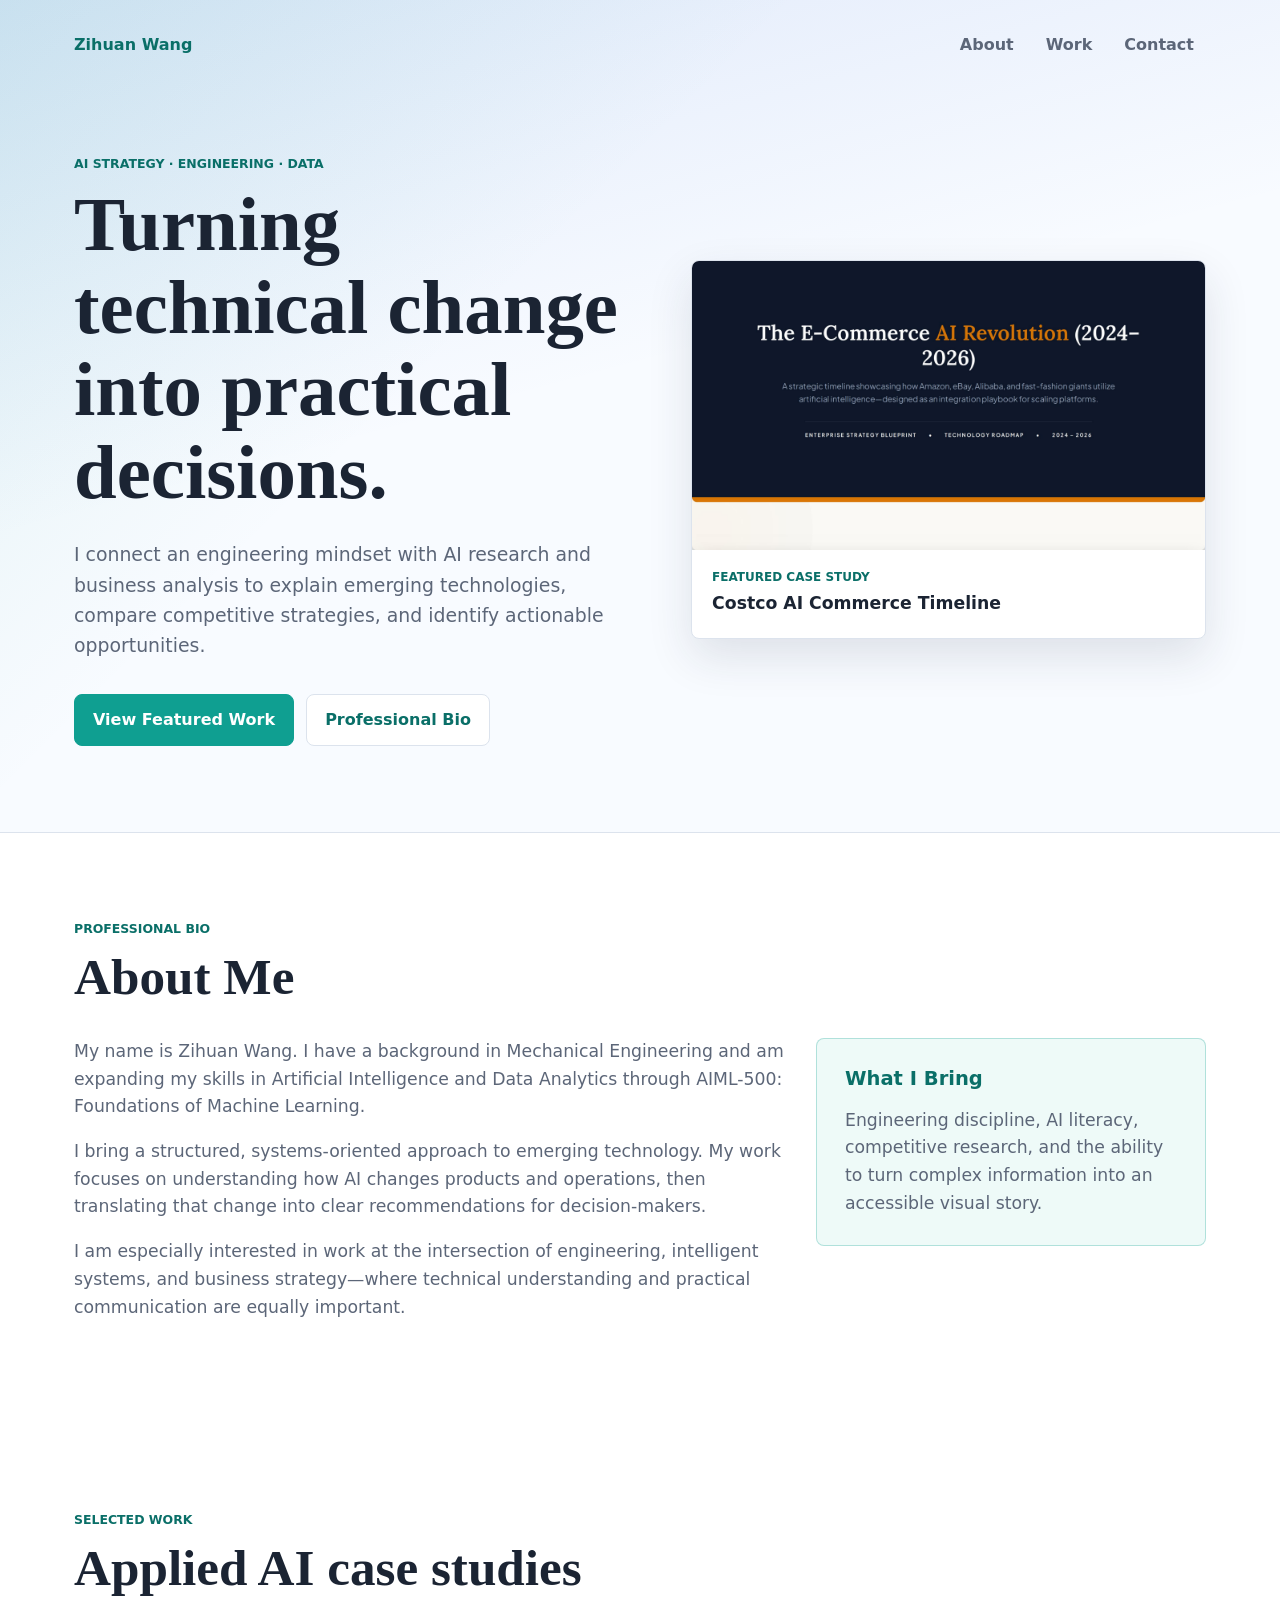
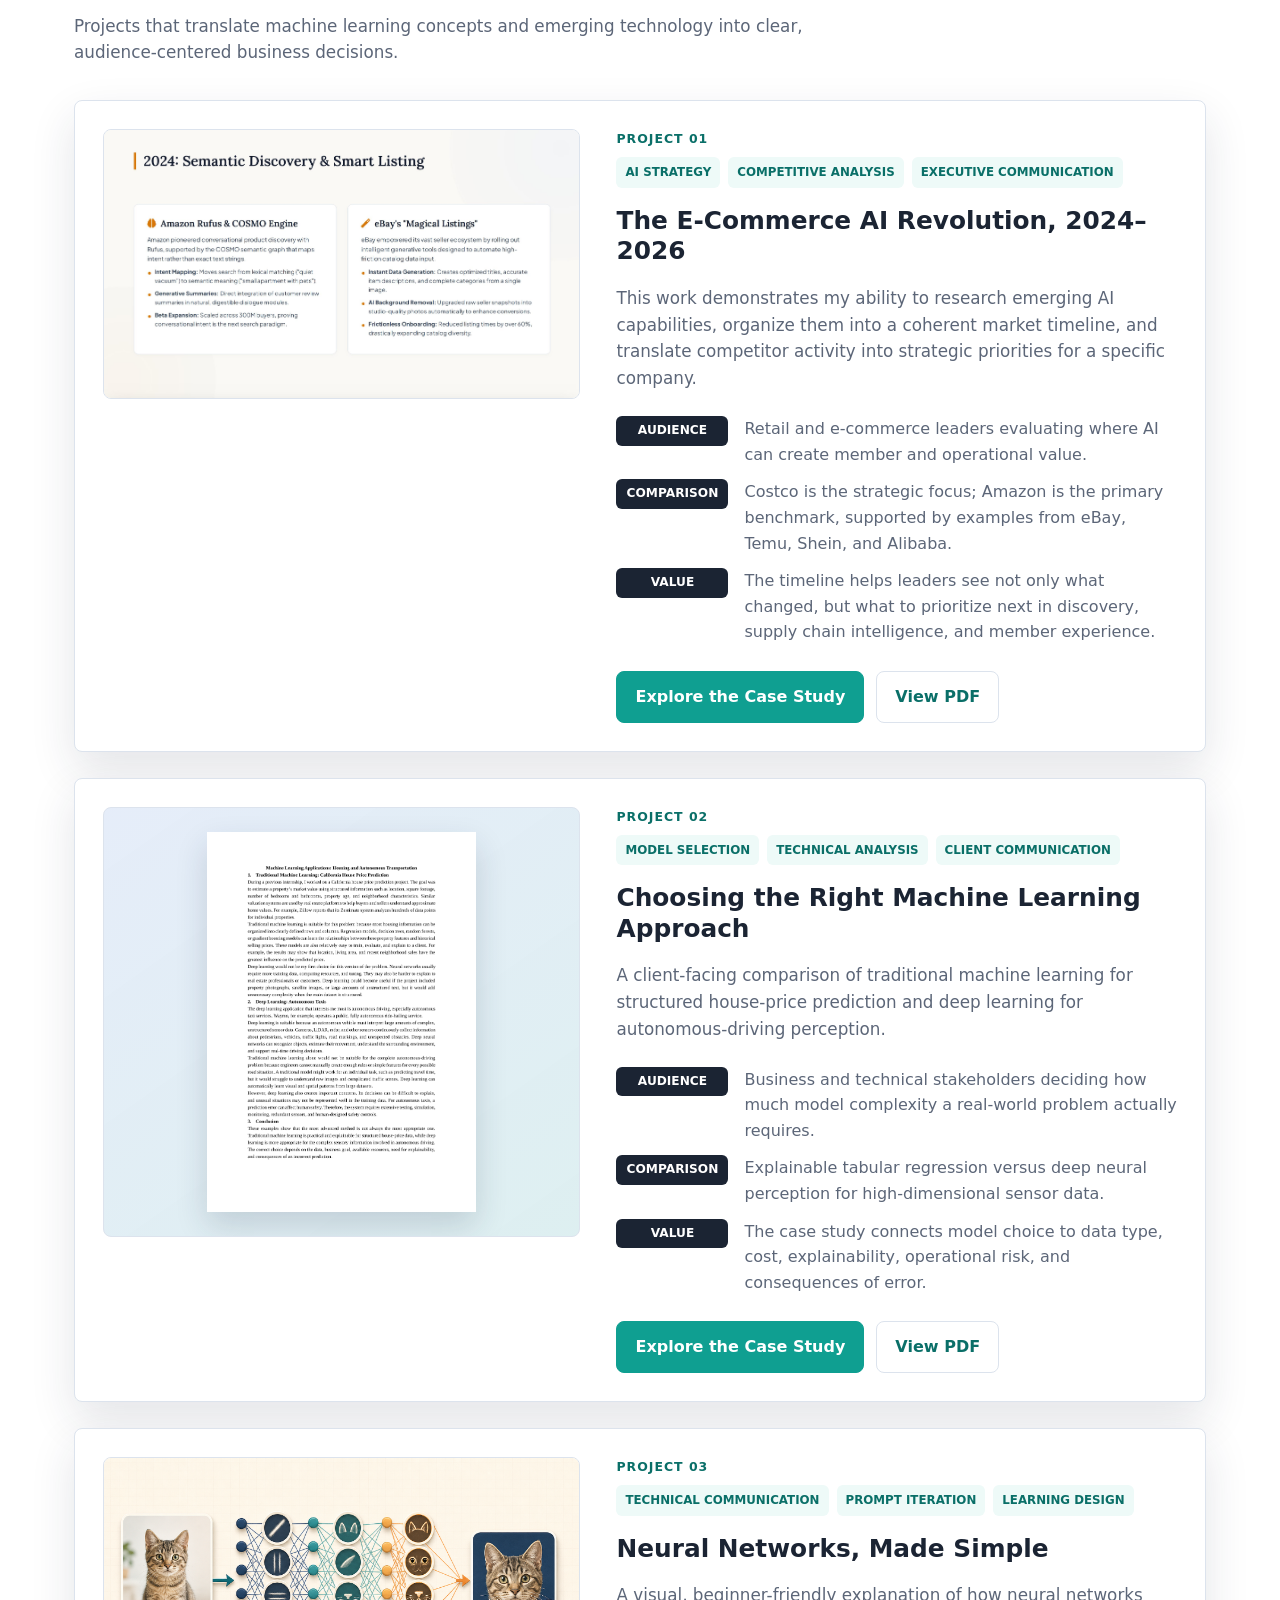
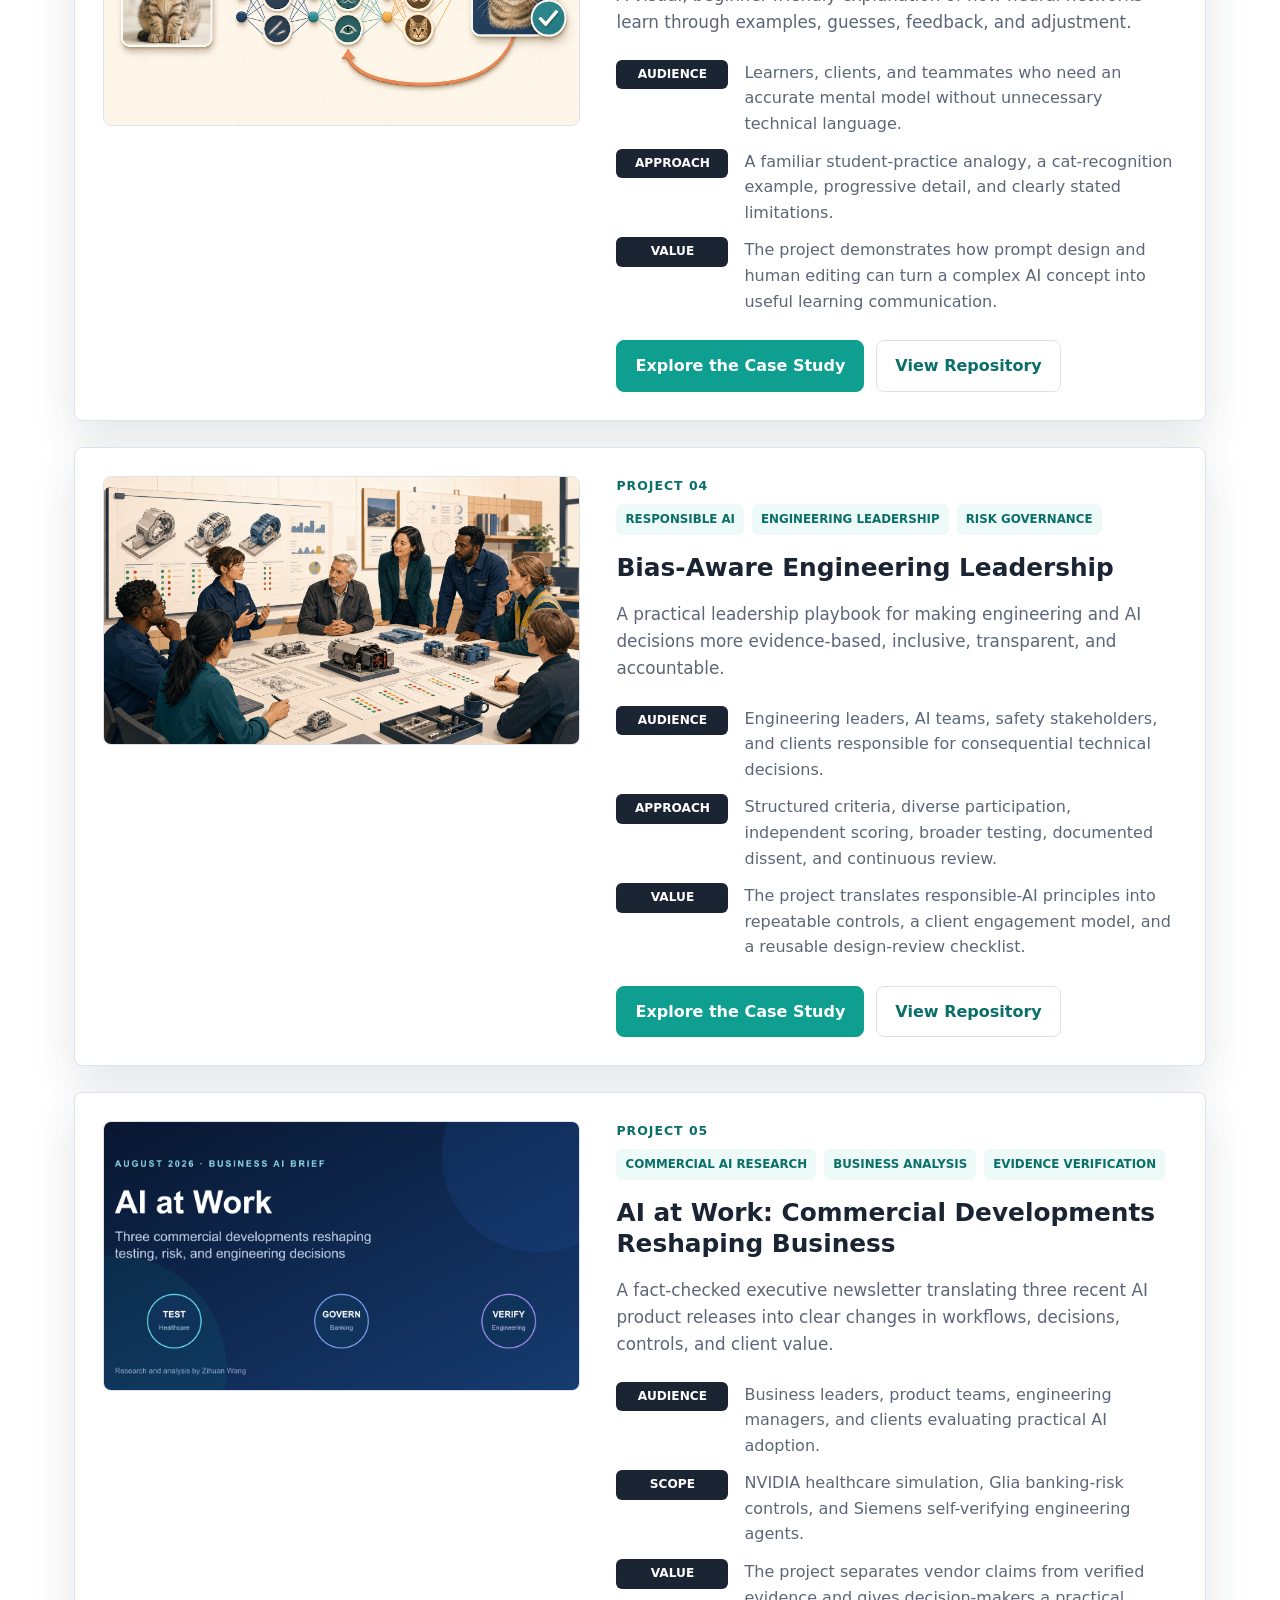
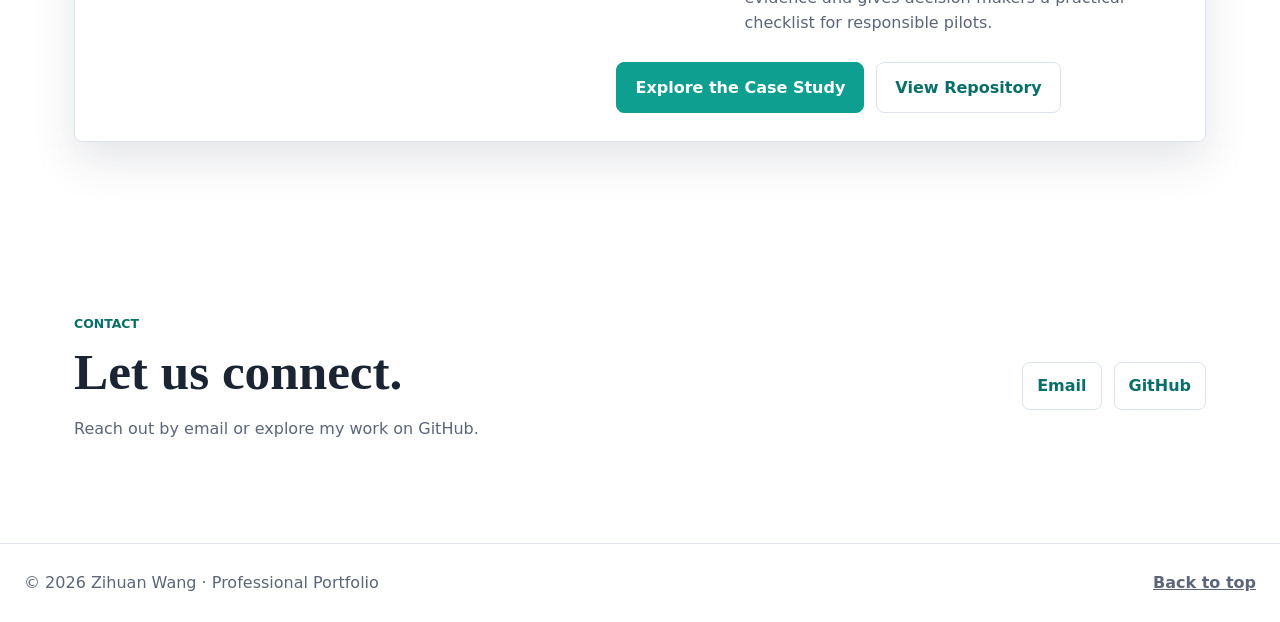
<file: index.html>
<!doctype html>
<html lang="en">
  <head>
    <meta charset="utf-8">
    <meta name="viewport" content="width=device-width, initial-scale=1">
    <meta name="description" content="Zihuan Wang's professional portfolio connecting mechanical engineering, AI, and strategic analysis.">
    <title>Zihuan Wang | AI &amp; Engineering Portfolio</title>
    <link rel="stylesheet" href="styles.css">
  </head>
  <body>
    <header class="site-header" id="top">
      <nav class="nav" aria-label="Primary navigation">
        <a class="brand" href="#top">Zihuan Wang</a>
        <div class="nav-links">
          <a href="#about">About</a>
          <a href="#artifacts">Work</a>
          <a href="#contact">Contact</a>
        </div>
      </nav>

      <section class="hero">
        <div class="hero-copy">
          <p class="eyebrow">AI Strategy · Engineering · Data</p>
          <h1>Turning technical change into practical decisions.</h1>
          <p class="hero-text">
            I connect an engineering mindset with AI research and business analysis to
            explain emerging technologies, compare competitive strategies, and identify
            actionable opportunities.
          </p>
          <div class="hero-actions">
            <a class="button primary" href="#artifacts">View Featured Work</a>
            <a class="button secondary" href="#about">Professional Bio</a>
          </div>
        </div>

        <a class="hero-project" href="artifacts/costco-ai-commerce-timeline.html" aria-label="Open the Costco AI commerce timeline case study">
          <img src="assets/ai-commerce-timeline/cover.png" alt="Cover of The E-Commerce AI Revolution 2024 to 2026">
          <div class="hero-project-caption">
            <span>Featured case study</span>
            <strong>Costco AI Commerce Timeline</strong>
          </div>
        </a>
      </section>
    </header>

    <main>
      <section class="section intro-section" id="about">
        <div class="section-heading">
          <p class="eyebrow">Professional Bio</p>
          <h2>About Me</h2>
        </div>
        <div class="intro-layout">
          <div>
            <p>
              My name is Zihuan Wang. I have a background in Mechanical Engineering and
              am expanding my skills in Artificial Intelligence and Data Analytics through
              AIML-500: Foundations of Machine Learning.
            </p>
            <p>
              I bring a structured, systems-oriented approach to emerging technology. My
              work focuses on understanding how AI changes products and operations, then
              translating that change into clear recommendations for decision-makers.
            </p>
            <p>
              I am especially interested in work at the intersection of engineering,
              intelligent systems, and business strategy—where technical understanding and
              practical communication are equally important.
            </p>
          </div>
          <aside class="value-panel" aria-label="Personal value proposition">
            <h3>What I Bring</h3>
            <p>
              Engineering discipline, AI literacy, competitive research, and the ability to
              turn complex information into an accessible visual story.
            </p>
          </aside>
        </div>
      </section>

      <section class="section" id="artifacts">
        <div class="section-heading wide">
          <p class="eyebrow">Selected Work</p>
          <h2>Applied AI case studies</h2>
          <p>
            Projects that translate machine learning concepts and emerging technology into
            clear, audience-centered business decisions.
          </p>
        </div>

        <div class="artifact-list">
          <article class="featured-artifact">
          <a class="artifact-image" href="artifacts/costco-ai-commerce-timeline.html">
            <img src="assets/ai-commerce-timeline/2024-semantic-discovery.png" alt="2024 timeline slide comparing Amazon Rufus and eBay Magical Listings">
          </a>
          <div class="artifact-content">
            <p class="project-number">Project 01</p>
            <div class="project-tags" aria-label="Project skills">
              <span>AI Strategy</span>
              <span>Competitive Analysis</span>
              <span>Executive Communication</span>
            </div>
            <h3>The E-Commerce AI Revolution, 2024–2026</h3>
            <p class="artifact-summary">
              This work demonstrates my ability to research emerging AI capabilities,
              organize them into a coherent market timeline, and translate competitor
              activity into strategic priorities for a specific company.
            </p>
            <dl>
              <dt>Audience</dt>
              <dd>Retail and e-commerce leaders evaluating where AI can create member and operational value.</dd>
              <dt>Comparison</dt>
              <dd>Costco is the strategic focus; Amazon is the primary benchmark, supported by examples from eBay, Temu, Shein, and Alibaba.</dd>
              <dt>Value</dt>
              <dd>The timeline helps leaders see not only what changed, but what to prioritize next in discovery, supply chain intelligence, and member experience.</dd>
            </dl>
            <div class="artifact-actions">
              <a class="button primary" href="artifacts/costco-ai-commerce-timeline.html">Explore the Case Study</a>
              <a class="button secondary" href="artifacts/files/costco-ai-commerce-timeline-2024-2026.pdf">View PDF</a>
            </div>
          </div>
          </article>

          <article class="featured-artifact project-two">
          <a class="artifact-image report-preview-card" href="artifacts/machine-learning-model-selection.html">
            <img src="assets/ml-model-selection/report-preview.png" alt="Preview of the machine learning applications report">
          </a>
          <div class="artifact-content">
            <p class="project-number">Project 02</p>
            <div class="project-tags" aria-label="Project skills">
              <span>Model Selection</span>
              <span>Technical Analysis</span>
              <span>Client Communication</span>
            </div>
            <h3>Choosing the Right Machine Learning Approach</h3>
            <p class="artifact-summary">
              A client-facing comparison of traditional machine learning for structured
              house-price prediction and deep learning for autonomous-driving perception.
            </p>
            <dl>
              <dt>Audience</dt>
              <dd>Business and technical stakeholders deciding how much model complexity a real-world problem actually requires.</dd>
              <dt>Comparison</dt>
              <dd>Explainable tabular regression versus deep neural perception for high-dimensional sensor data.</dd>
              <dt>Value</dt>
              <dd>The case study connects model choice to data type, cost, explainability, operational risk, and consequences of error.</dd>
            </dl>
            <div class="artifact-actions">
              <a class="button primary" href="artifacts/machine-learning-model-selection.html">Explore the Case Study</a>
              <a class="button secondary" href="artifacts/files/machine-learning-model-selection-report.pdf">View PDF</a>
            </div>
          </div>
          </article>

          <article class="featured-artifact project-three">
            <a class="artifact-image" href="artifacts/neural-networks-made-simple.html">
              <img src="assets/neural-networks/neural-network-cat-learning.png" alt="A cat image moving through neural-network layers and a feedback loop">
            </a>
            <div class="artifact-content">
              <p class="project-number">Project 03</p>
              <div class="project-tags" aria-label="Project skills">
                <span>Technical Communication</span>
                <span>Prompt Iteration</span>
                <span>Learning Design</span>
              </div>
              <h3>Neural Networks, Made Simple</h3>
              <p class="artifact-summary">
                A visual, beginner-friendly explanation of how neural networks learn through
                examples, guesses, feedback, and adjustment.
              </p>
              <dl>
                <dt>Audience</dt>
                <dd>Learners, clients, and teammates who need an accurate mental model without unnecessary technical language.</dd>
                <dt>Approach</dt>
                <dd>A familiar student-practice analogy, a cat-recognition example, progressive detail, and clearly stated limitations.</dd>
                <dt>Value</dt>
                <dd>The project demonstrates how prompt design and human editing can turn a complex AI concept into useful learning communication.</dd>
              </dl>
              <div class="artifact-actions">
                <a class="button primary" href="artifacts/neural-networks-made-simple.html">Explore the Case Study</a>
                <a class="button secondary" href="https://github.com/wangzihuan2002/neural-networks-made-simple">View Repository</a>
              </div>
            </div>
          </article>

          <article class="featured-artifact project-four">
            <a class="artifact-image" href="artifacts/bias-aware-engineering-leadership.html">
              <img src="assets/bias-aware-leadership/design-review.png" alt="A cross-functional engineering team comparing design alternatives through a structured review">
            </a>
            <div class="artifact-content">
              <p class="project-number">Project 04</p>
              <div class="project-tags" aria-label="Project skills">
                <span>Responsible AI</span>
                <span>Engineering Leadership</span>
                <span>Risk Governance</span>
              </div>
              <h3>Bias-Aware Engineering Leadership</h3>
              <p class="artifact-summary">
                A practical leadership playbook for making engineering and AI decisions more
                evidence-based, inclusive, transparent, and accountable.
              </p>
              <dl>
                <dt>Audience</dt>
                <dd>Engineering leaders, AI teams, safety stakeholders, and clients responsible for consequential technical decisions.</dd>
                <dt>Approach</dt>
                <dd>Structured criteria, diverse participation, independent scoring, broader testing, documented dissent, and continuous review.</dd>
                <dt>Value</dt>
                <dd>The project translates responsible-AI principles into repeatable controls, a client engagement model, and a reusable design-review checklist.</dd>
              </dl>
              <div class="artifact-actions">
                <a class="button primary" href="artifacts/bias-aware-engineering-leadership.html">Explore the Case Study</a>
                <a class="button secondary" href="https://github.com/wangzihuan2002/bias-aware-engineering-leadership">View Repository</a>
              </div>
            </div>
          </article>

          <article class="featured-artifact project-five">
            <a class="artifact-image" href="artifacts/commercial-ai-business-newsletter.html">
              <img src="assets/commercial-ai-newsletter/cover.png" alt="AI at Work newsletter cover connecting healthcare, banking, and semiconductor engineering">
            </a>
            <div class="artifact-content">
              <p class="project-number">Project 05</p>
              <div class="project-tags" aria-label="Project skills">
                <span>Commercial AI Research</span>
                <span>Business Analysis</span>
                <span>Evidence Verification</span>
              </div>
              <h3>AI at Work: Commercial Developments Reshaping Business</h3>
              <p class="artifact-summary">
                A fact-checked executive newsletter translating three recent AI product
                releases into clear changes in workflows, decisions, controls, and client value.
              </p>
              <dl>
                <dt>Audience</dt>
                <dd>Business leaders, product teams, engineering managers, and clients evaluating practical AI adoption.</dd>
                <dt>Scope</dt>
                <dd>NVIDIA healthcare simulation, Glia banking-risk controls, and Siemens self-verifying engineering agents.</dd>
                <dt>Value</dt>
                <dd>The project separates vendor claims from verified evidence and gives decision-makers a practical checklist for responsible pilots.</dd>
              </dl>
              <div class="artifact-actions">
                <a class="button primary" href="artifacts/commercial-ai-business-newsletter.html">Explore the Case Study</a>
                <a class="button secondary" href="https://github.com/wangzihuan2002/commercial-ai-business-newsletter">View Repository</a>
              </div>
            </div>
          </article>
        </div>
      </section>

      <section class="section contact-section" id="contact">
        <div>
          <p class="eyebrow">Contact</p>
          <h2>Let us connect.</h2>
          <p>Reach out by email or explore my work on GitHub.</p>
        </div>
        <div class="contact-links">
          <a href="mailto:wangzihuan2002@gmail.com">Email</a>
          <a href="https://github.com/wangzihuan2002">GitHub</a>
        </div>
      </section>
    </main>

    <footer class="footer">
      <p>© 2026 Zihuan Wang · Professional Portfolio</p>
      <a href="#top">Back to top</a>
    </footer>
  </body>
</html>
</file>
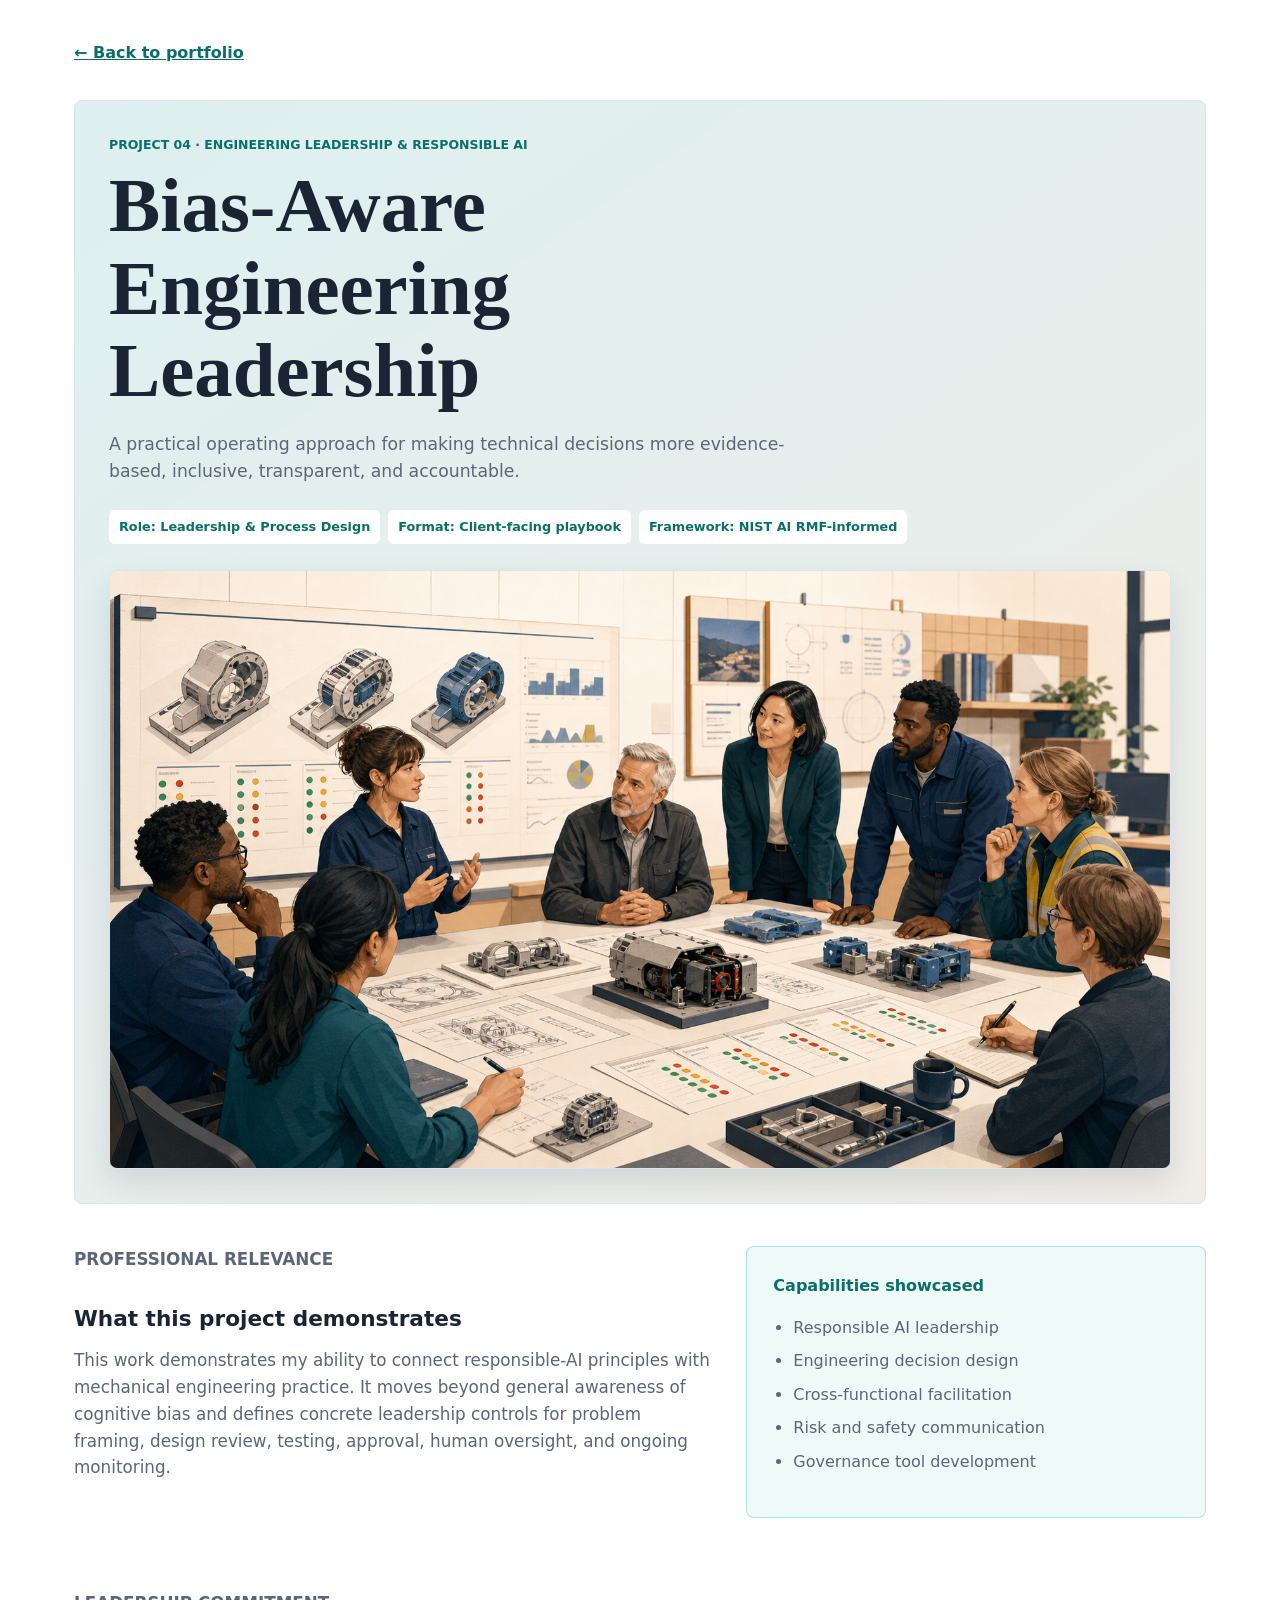
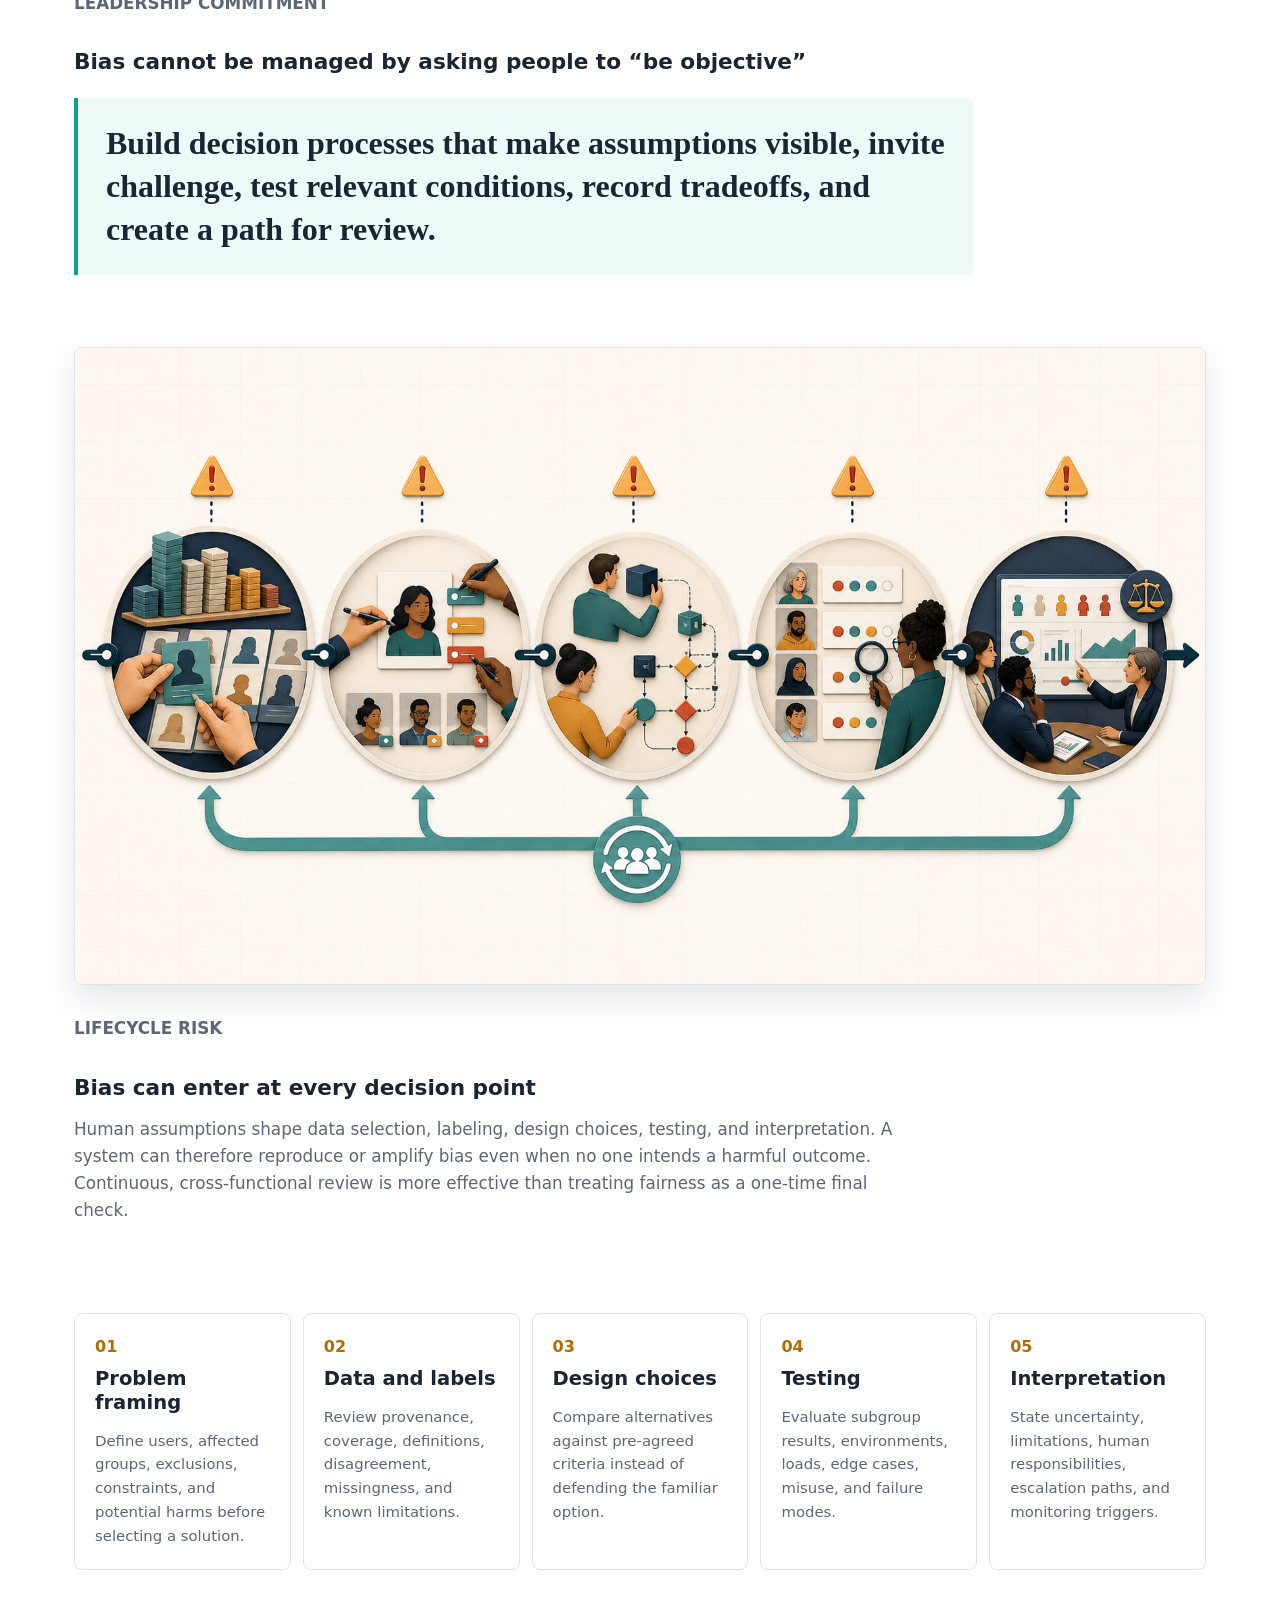
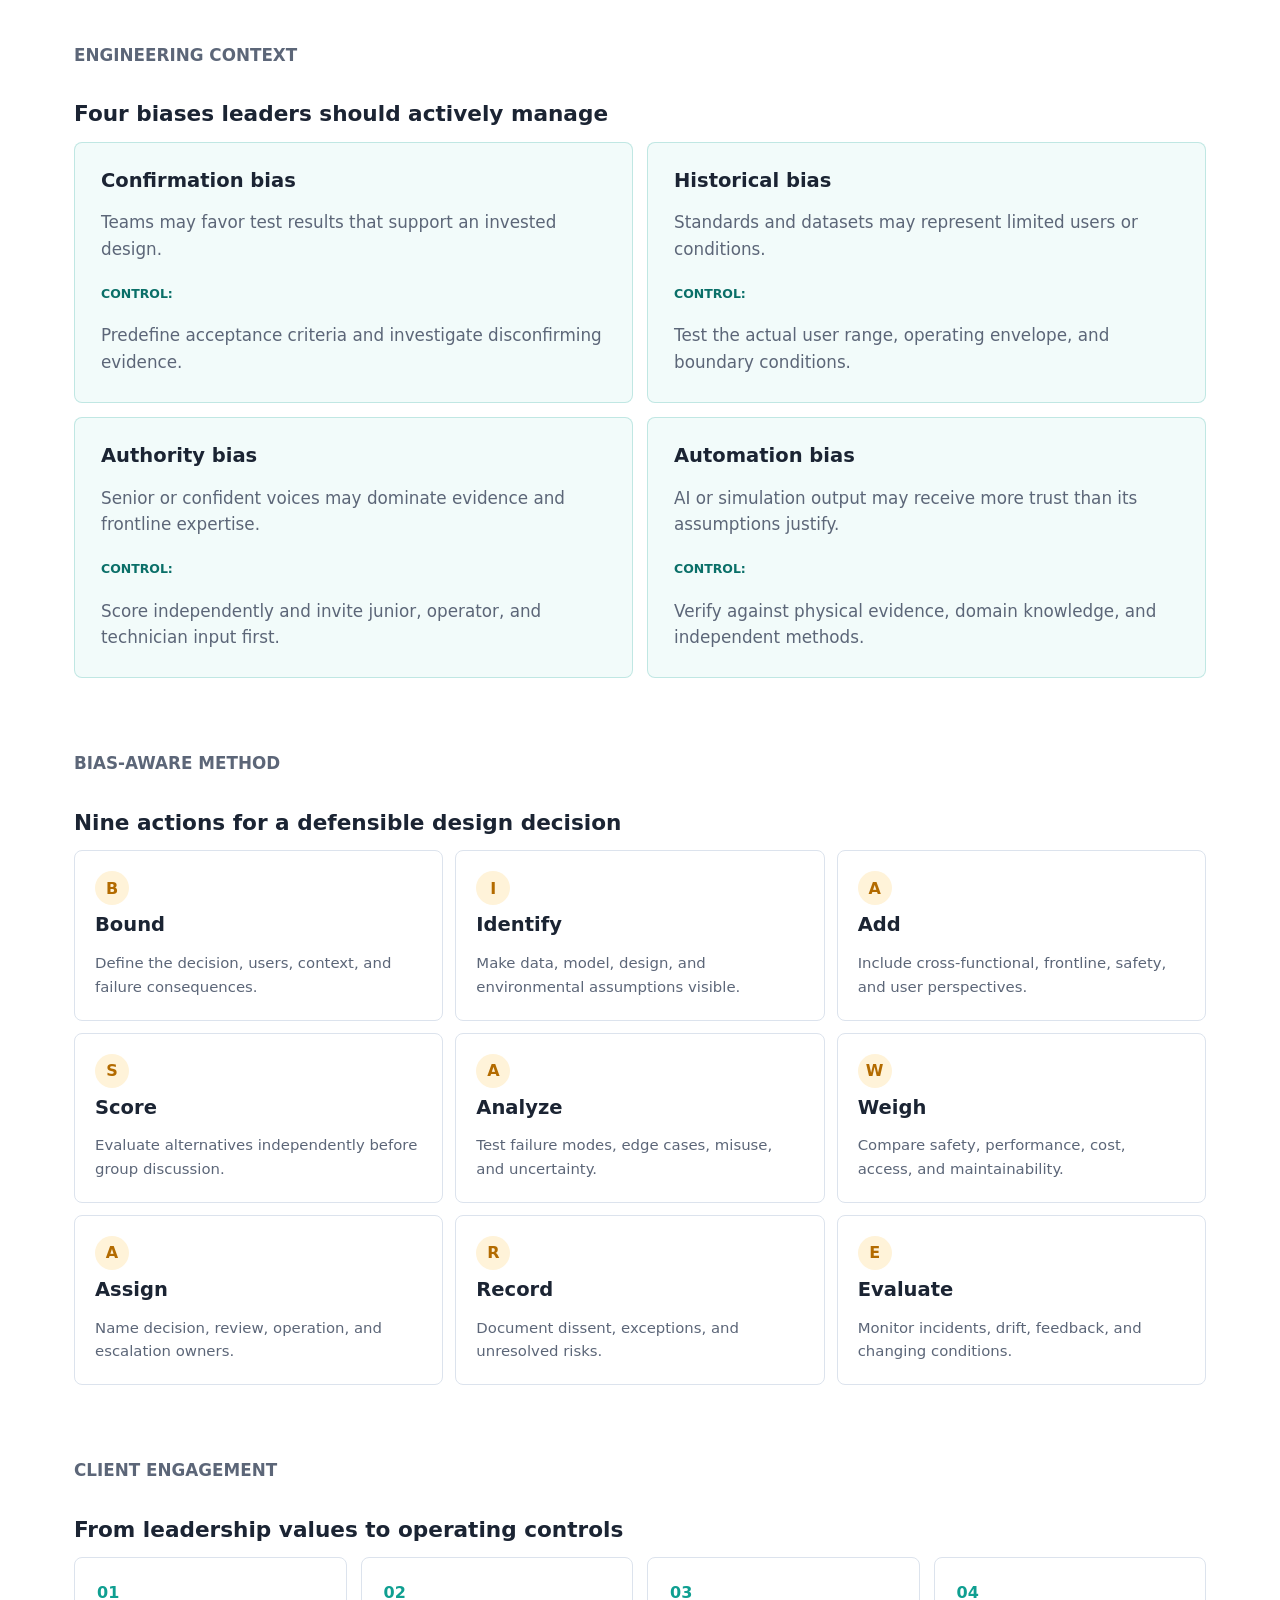
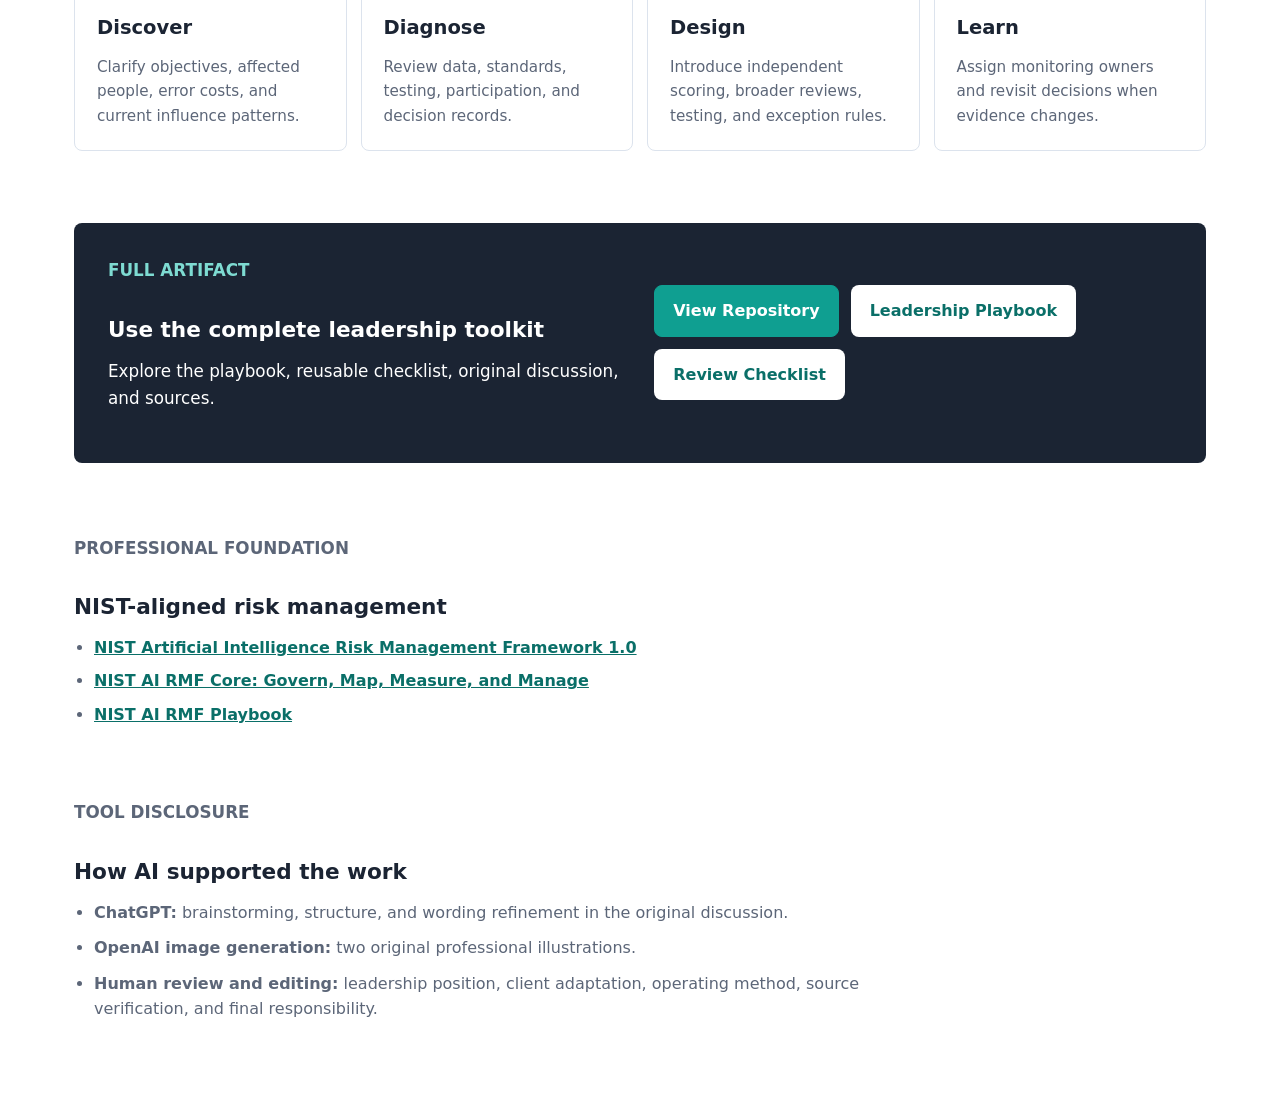
<file: artifacts/bias-aware-engineering-leadership.html>
<!doctype html>
<html lang="en">
  <head>
    <meta charset="utf-8">
    <meta name="viewport" content="width=device-width, initial-scale=1">
    <meta name="description" content="A professional case study on managing human bias in engineering and AI leadership through structured, inclusive, and accountable decisions.">
    <title>Bias-Aware Engineering Leadership | Zihuan Wang</title>
    <link rel="stylesheet" href="../styles.css">
    <link rel="stylesheet" href="artifact-page.css">
  </head>
  <body>
    <main class="artifact-page">
      <a class="back-link" href="../index.html#artifacts">← Back to portfolio</a>

      <header class="artifact-hero bias-hero">
        <div class="bias-hero-copy">
          <p class="eyebrow">Project 04 · Engineering Leadership &amp; Responsible AI</p>
          <h1>Bias-Aware Engineering Leadership</h1>
          <p>
            A practical operating approach for making technical decisions more evidence-based,
            inclusive, transparent, and accountable.
          </p>
          <div class="case-meta" aria-label="Project details">
            <span>Role: Leadership &amp; Process Design</span>
            <span>Format: Client-facing playbook</span>
            <span>Framework: NIST AI RMF-informed</span>
          </div>
        </div>
        <img src="../assets/bias-aware-leadership/design-review.png" alt="A cross-functional engineering team comparing design alternatives through a structured review">
      </header>

      <section class="artifact-body">
        <div class="lead-grid">
          <div>
            <p class="eyebrow">Professional Relevance</p>
            <h2>What this project demonstrates</h2>
            <p>
              This work demonstrates my ability to connect responsible-AI principles with
              mechanical engineering practice. It moves beyond general awareness of cognitive
              bias and defines concrete leadership controls for problem framing, design review,
              testing, approval, human oversight, and ongoing monitoring.
            </p>
          </div>
          <aside class="case-callout">
            <strong>Capabilities showcased</strong>
            <ul>
              <li>Responsible AI leadership</li>
              <li>Engineering decision design</li>
              <li>Cross-functional facilitation</li>
              <li>Risk and safety communication</li>
              <li>Governance tool development</li>
            </ul>
          </aside>
        </div>

        <section class="case-section simple-definition bias-commitment">
          <p class="eyebrow">Leadership Commitment</p>
          <h2>Bias cannot be managed by asking people to “be objective”</h2>
          <blockquote>
            Build decision processes that make assumptions visible, invite challenge, test
            relevant conditions, record tradeoffs, and create a path for review.
          </blockquote>
        </section>

        <section class="case-section bias-lifecycle-section">
          <img src="../assets/bias-aware-leadership/ai-lifecycle.png" alt="Five stages where human bias can enter an AI lifecycle, connected by continuous review">
          <div>
            <p class="eyebrow">Lifecycle Risk</p>
            <h2>Bias can enter at every decision point</h2>
            <p>
              Human assumptions shape data selection, labeling, design choices, testing, and
              interpretation. A system can therefore reproduce or amplify bias even when no one
              intends a harmful outcome. Continuous, cross-functional review is more effective
              than treating fairness as a one-time final check.
            </p>
          </div>
        </section>

        <section class="case-section bias-entry-grid" aria-label="Bias entry points and controls">
          <article><span>01</span><h3>Problem framing</h3><p>Define users, affected groups, exclusions, constraints, and potential harms before selecting a solution.</p></article>
          <article><span>02</span><h3>Data and labels</h3><p>Review provenance, coverage, definitions, disagreement, missingness, and known limitations.</p></article>
          <article><span>03</span><h3>Design choices</h3><p>Compare alternatives against pre-agreed criteria instead of defending the familiar option.</p></article>
          <article><span>04</span><h3>Testing</h3><p>Evaluate subgroup results, environments, loads, edge cases, misuse, and failure modes.</p></article>
          <article><span>05</span><h3>Interpretation</h3><p>State uncertainty, limitations, human responsibilities, escalation paths, and monitoring triggers.</p></article>
        </section>

        <section class="case-section bias-types-section">
          <p class="eyebrow">Engineering Context</p>
          <h2>Four biases leaders should actively manage</h2>
          <div class="bias-type-grid">
            <article><h3>Confirmation bias</h3><p>Teams may favor test results that support an invested design.</p><strong>Control:</strong><p>Predefine acceptance criteria and investigate disconfirming evidence.</p></article>
            <article><h3>Historical bias</h3><p>Standards and datasets may represent limited users or conditions.</p><strong>Control:</strong><p>Test the actual user range, operating envelope, and boundary conditions.</p></article>
            <article><h3>Authority bias</h3><p>Senior or confident voices may dominate evidence and frontline expertise.</p><strong>Control:</strong><p>Score independently and invite junior, operator, and technician input first.</p></article>
            <article><h3>Automation bias</h3><p>AI or simulation output may receive more trust than its assumptions justify.</p><strong>Control:</strong><p>Verify against physical evidence, domain knowledge, and independent methods.</p></article>
          </div>
        </section>

        <section class="case-section bias-method-section">
          <p class="eyebrow">BIAS-AWARE Method</p>
          <h2>Nine actions for a defensible design decision</h2>
          <div class="bias-method-grid">
            <article><span>B</span><h3>Bound</h3><p>Define the decision, users, context, and failure consequences.</p></article>
            <article><span>I</span><h3>Identify</h3><p>Make data, model, design, and environmental assumptions visible.</p></article>
            <article><span>A</span><h3>Add</h3><p>Include cross-functional, frontline, safety, and user perspectives.</p></article>
            <article><span>S</span><h3>Score</h3><p>Evaluate alternatives independently before group discussion.</p></article>
            <article><span>A</span><h3>Analyze</h3><p>Test failure modes, edge cases, misuse, and uncertainty.</p></article>
            <article><span>W</span><h3>Weigh</h3><p>Compare safety, performance, cost, access, and maintainability.</p></article>
            <article><span>A</span><h3>Assign</h3><p>Name decision, review, operation, and escalation owners.</p></article>
            <article><span>R</span><h3>Record</h3><p>Document dissent, exceptions, and unresolved risks.</p></article>
            <article><span>E</span><h3>Evaluate</h3><p>Monitor incidents, drift, feedback, and changing conditions.</p></article>
          </div>
        </section>

        <section class="case-section process-section">
          <p class="eyebrow">Client Engagement</p>
          <h2>From leadership values to operating controls</h2>
          <div class="process-grid">
            <article><span>01</span><h3>Discover</h3><p>Clarify objectives, affected people, error costs, and current influence patterns.</p></article>
            <article><span>02</span><h3>Diagnose</h3><p>Review data, standards, testing, participation, and decision records.</p></article>
            <article><span>03</span><h3>Design</h3><p>Introduce independent scoring, broader reviews, testing, and exception rules.</p></article>
            <article><span>04</span><h3>Learn</h3><p>Assign monitoring owners and revisit decisions when evidence changes.</p></article>
          </div>
        </section>

        <section class="artifact-cta">
          <div>
            <p class="eyebrow">Full Artifact</p>
            <h2>Use the complete leadership toolkit</h2>
            <p>Explore the playbook, reusable checklist, original discussion, and sources.</p>
          </div>
          <div class="artifact-actions">
            <a class="button primary" href="https://github.com/wangzihuan2002/bias-aware-engineering-leadership">View Repository</a>
            <a class="button secondary" href="https://github.com/wangzihuan2002/bias-aware-engineering-leadership/blob/main/LEADERSHIP_PLAYBOOK.md">Leadership Playbook</a>
            <a class="button secondary" href="https://github.com/wangzihuan2002/bias-aware-engineering-leadership/blob/main/DESIGN_REVIEW_CHECKLIST.md">Review Checklist</a>
          </div>
        </section>

        <section class="case-section sources">
          <p class="eyebrow">Professional Foundation</p>
          <h2>NIST-aligned risk management</h2>
          <ul>
            <li><a href="https://www.nist.gov/publications/artificial-intelligence-risk-management-framework-ai-rmf-10">NIST Artificial Intelligence Risk Management Framework 1.0</a></li>
            <li><a href="https://airc.nist.gov/airmf-resources/airmf/5-sec-core/">NIST AI RMF Core: Govern, Map, Measure, and Manage</a></li>
            <li><a href="https://www.nist.gov/itl/ai-risk-management-framework/nist-ai-rmf-playbook">NIST AI RMF Playbook</a></li>
          </ul>
        </section>

        <section class="case-section tool-disclosure">
          <p class="eyebrow">Tool Disclosure</p>
          <h2>How AI supported the work</h2>
          <ul>
            <li><strong>ChatGPT:</strong> brainstorming, structure, and wording refinement in the original discussion.</li>
            <li><strong>OpenAI image generation:</strong> two original professional illustrations.</li>
            <li><strong>Human review and editing:</strong> leadership position, client adaptation, operating method, source verification, and final responsibility.</li>
          </ul>
        </section>
      </section>
    </main>
  </body>
</html>
</file>
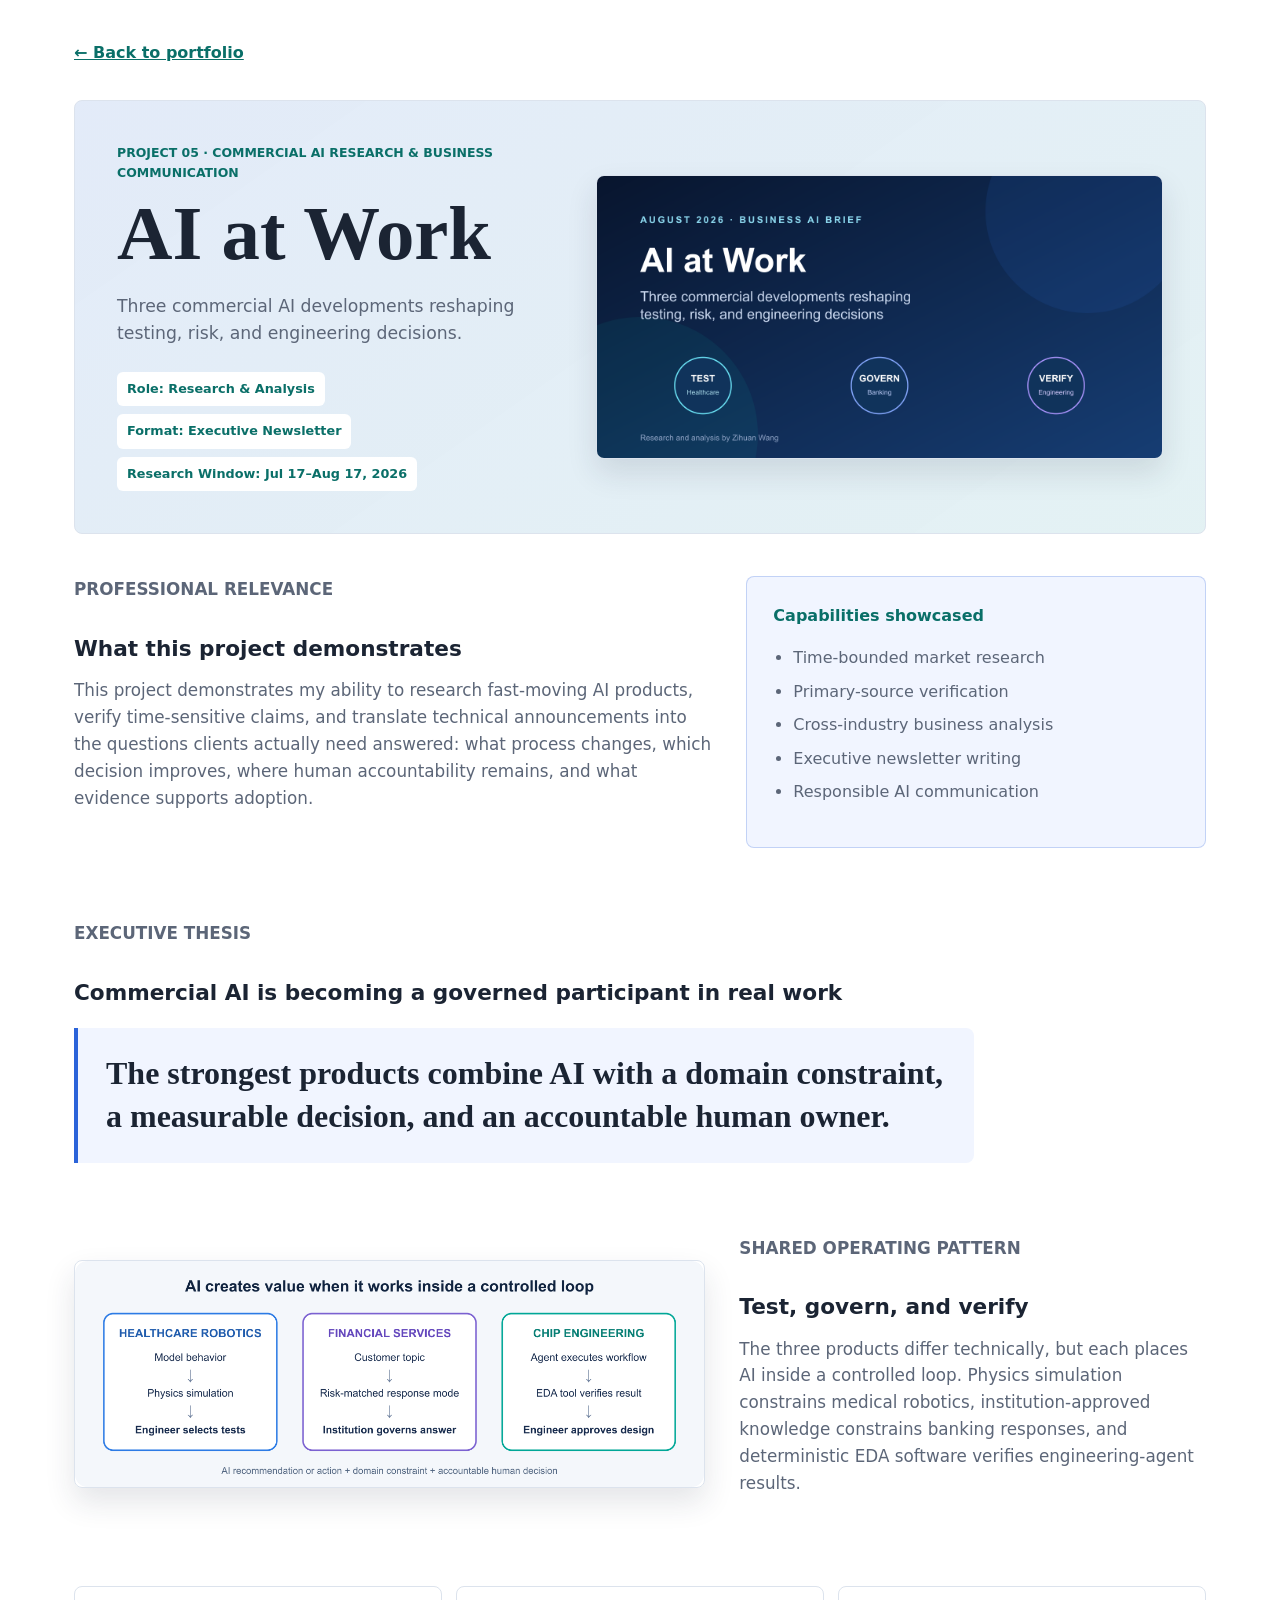
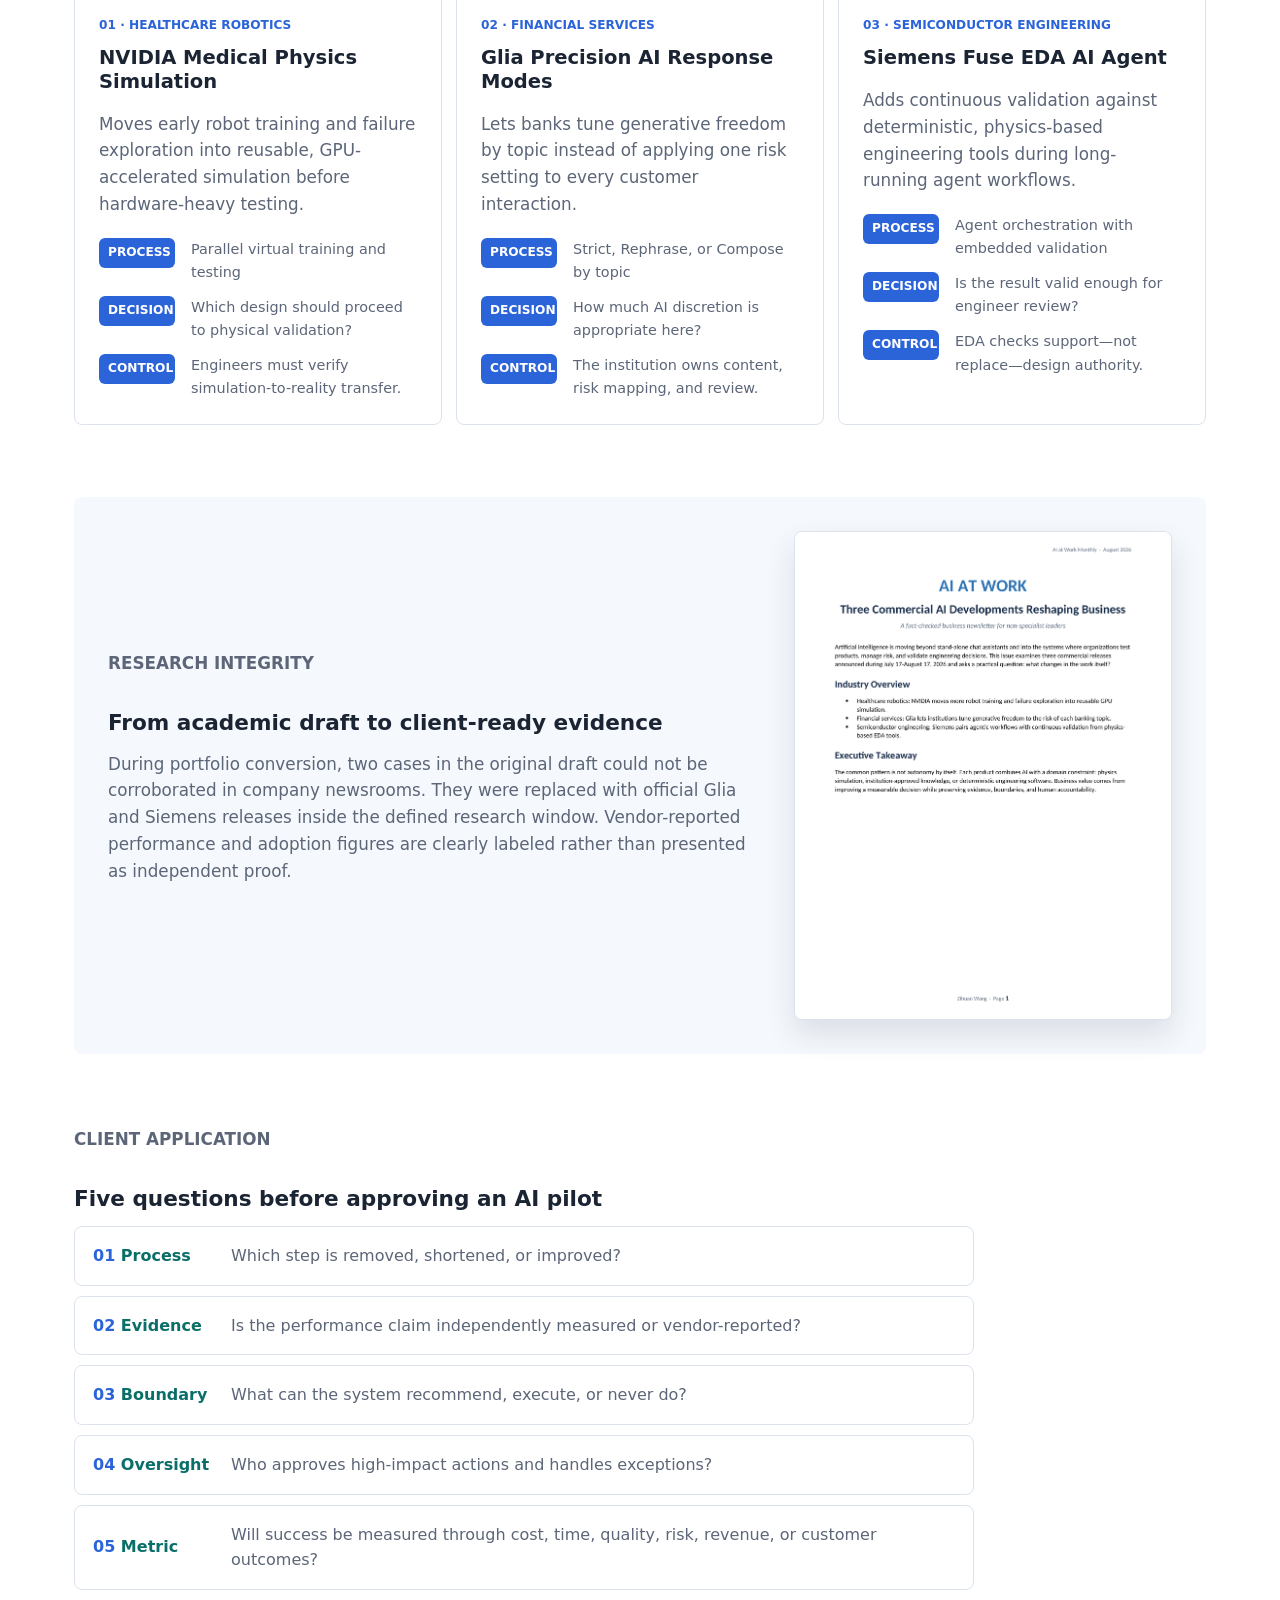
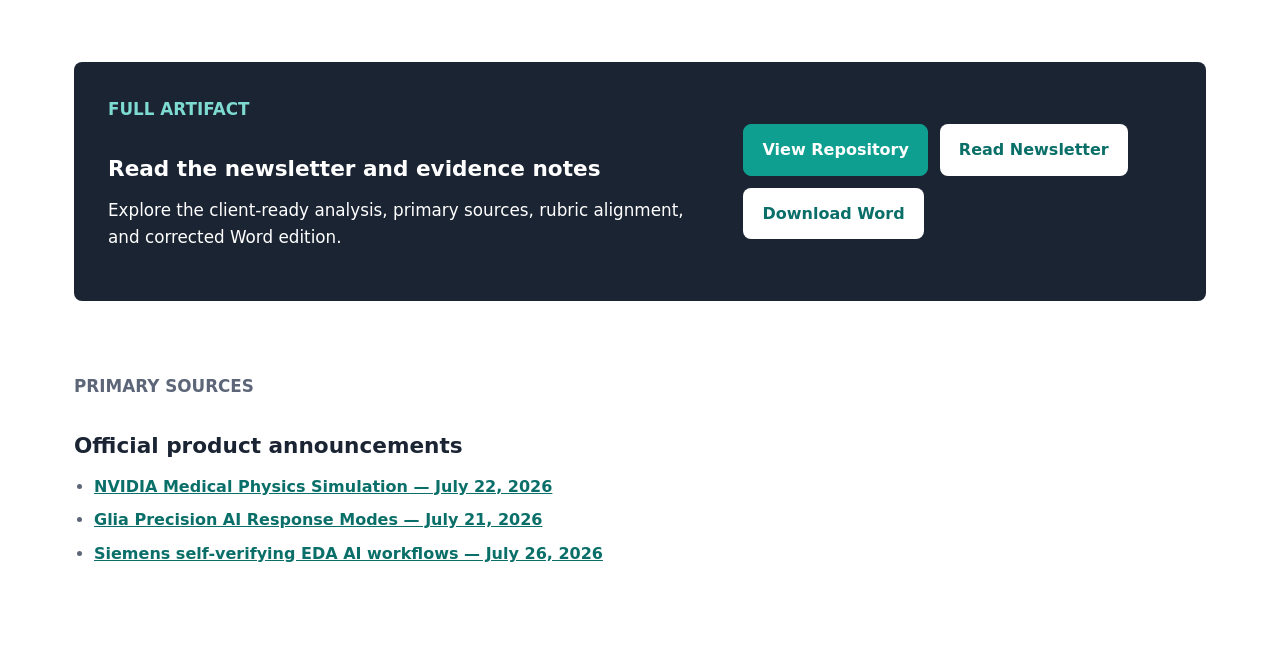
<file: artifacts/commercial-ai-business-newsletter.html>
<!doctype html>
<html lang="en">
  <head>
    <meta charset="utf-8">
    <meta name="viewport" content="width=device-width, initial-scale=1">
    <meta name="description" content="A fact-checked business newsletter analyzing recent commercial AI releases across healthcare robotics, financial services, and semiconductor engineering.">
    <title>AI at Work Newsletter | Zihuan Wang</title>
    <link rel="stylesheet" href="../styles.css">
    <link rel="stylesheet" href="artifact-page.css">
  </head>
  <body>
    <main class="artifact-page">
      <a class="back-link" href="../index.html#artifacts">← Back to portfolio</a>

      <header class="artifact-hero newsletter-hero">
        <div class="newsletter-hero-copy">
          <p class="eyebrow">Project 05 · Commercial AI Research &amp; Business Communication</p>
          <h1>AI at Work</h1>
          <p class="newsletter-subtitle">Three commercial AI developments reshaping testing, risk, and engineering decisions.</p>
          <div class="case-meta" aria-label="Project details">
            <span>Role: Research &amp; Analysis</span>
            <span>Format: Executive Newsletter</span>
            <span>Research Window: Jul 17–Aug 17, 2026</span>
          </div>
        </div>
        <img src="../assets/commercial-ai-newsletter/cover.png" alt="AI at Work newsletter cover">
      </header>

      <section class="artifact-body">
        <div class="lead-grid">
          <div>
            <p class="eyebrow">Professional Relevance</p>
            <h2>What this project demonstrates</h2>
            <p>
              This project demonstrates my ability to research fast-moving AI products,
              verify time-sensitive claims, and translate technical announcements into the
              questions clients actually need answered: what process changes, which decision
              improves, where human accountability remains, and what evidence supports adoption.
            </p>
          </div>
          <aside class="case-callout newsletter-callout">
            <strong>Capabilities showcased</strong>
            <ul>
              <li>Time-bounded market research</li>
              <li>Primary-source verification</li>
              <li>Cross-industry business analysis</li>
              <li>Executive newsletter writing</li>
              <li>Responsible AI communication</li>
            </ul>
          </aside>
        </div>

        <section class="case-section simple-definition newsletter-thesis">
          <p class="eyebrow">Executive Thesis</p>
          <h2>Commercial AI is becoming a governed participant in real work</h2>
          <blockquote>
            The strongest products combine AI with a domain constraint, a measurable decision,
            and an accountable human owner.
          </blockquote>
        </section>

        <section class="case-section newsletter-model">
          <img src="../assets/commercial-ai-newsletter/operating-model.png" alt="Comparison of controlled AI operating loops in healthcare, banking, and chip engineering">
          <div>
            <p class="eyebrow">Shared Operating Pattern</p>
            <h2>Test, govern, and verify</h2>
            <p>
              The three products differ technically, but each places AI inside a controlled
              loop. Physics simulation constrains medical robotics, institution-approved
              knowledge constrains banking responses, and deterministic EDA software verifies
              engineering-agent results.
            </p>
          </div>
        </section>

        <section class="case-section newsletter-cases" aria-label="Three industry cases">
          <article>
            <span>01 · Healthcare Robotics</span>
            <h3>NVIDIA Medical Physics Simulation</h3>
            <p>Moves early robot training and failure exploration into reusable, GPU-accelerated simulation before hardware-heavy testing.</p>
            <dl>
              <dt>Process</dt><dd>Parallel virtual training and testing</dd>
              <dt>Decision</dt><dd>Which design should proceed to physical validation?</dd>
              <dt>Control</dt><dd>Engineers must verify simulation-to-reality transfer.</dd>
            </dl>
          </article>
          <article>
            <span>02 · Financial Services</span>
            <h3>Glia Precision AI Response Modes</h3>
            <p>Lets banks tune generative freedom by topic instead of applying one risk setting to every customer interaction.</p>
            <dl>
              <dt>Process</dt><dd>Strict, Rephrase, or Compose by topic</dd>
              <dt>Decision</dt><dd>How much AI discretion is appropriate here?</dd>
              <dt>Control</dt><dd>The institution owns content, risk mapping, and review.</dd>
            </dl>
          </article>
          <article>
            <span>03 · Semiconductor Engineering</span>
            <h3>Siemens Fuse EDA AI Agent</h3>
            <p>Adds continuous validation against deterministic, physics-based engineering tools during long-running agent workflows.</p>
            <dl>
              <dt>Process</dt><dd>Agent orchestration with embedded validation</dd>
              <dt>Decision</dt><dd>Is the result valid enough for engineer review?</dd>
              <dt>Control</dt><dd>EDA checks support—not replace—design authority.</dd>
            </dl>
          </article>
        </section>

        <section class="case-section evidence-section">
          <div>
            <p class="eyebrow">Research Integrity</p>
            <h2>From academic draft to client-ready evidence</h2>
            <p>
              During portfolio conversion, two cases in the original draft could not be
              corroborated in company newsrooms. They were replaced with official Glia and
              Siemens releases inside the defined research window. Vendor-reported performance
              and adoption figures are clearly labeled rather than presented as independent proof.
            </p>
          </div>
          <img src="../assets/commercial-ai-newsletter/word-preview.png" alt="Preview of the corrected AI at Work Word newsletter">
        </section>

        <section class="case-section client-checklist-section">
          <p class="eyebrow">Client Application</p>
          <h2>Five questions before approving an AI pilot</h2>
          <ol class="client-checklist">
            <li><strong>Process</strong><span>Which step is removed, shortened, or improved?</span></li>
            <li><strong>Evidence</strong><span>Is the performance claim independently measured or vendor-reported?</span></li>
            <li><strong>Boundary</strong><span>What can the system recommend, execute, or never do?</span></li>
            <li><strong>Oversight</strong><span>Who approves high-impact actions and handles exceptions?</span></li>
            <li><strong>Metric</strong><span>Will success be measured through cost, time, quality, risk, revenue, or customer outcomes?</span></li>
          </ol>
        </section>

        <section class="artifact-cta">
          <div>
            <p class="eyebrow">Full Artifact</p>
            <h2>Read the newsletter and evidence notes</h2>
            <p>Explore the client-ready analysis, primary sources, rubric alignment, and corrected Word edition.</p>
          </div>
          <div class="artifact-actions">
            <a class="button primary" href="https://github.com/wangzihuan2002/commercial-ai-business-newsletter">View Repository</a>
            <a class="button secondary" href="https://github.com/wangzihuan2002/commercial-ai-business-newsletter/blob/main/NEWSLETTER.md">Read Newsletter</a>
            <a class="button secondary" href="files/commercial-ai-business-newsletter.docx">Download Word</a>
          </div>
        </section>

        <section class="case-section sources">
          <p class="eyebrow">Primary Sources</p>
          <h2>Official product announcements</h2>
          <ul>
            <li><a href="https://blogs.nvidia.com/blog/medical-physics-simulation-open-source/">NVIDIA Medical Physics Simulation — July 22, 2026</a></li>
            <li><a href="https://www.glia.com/news/glia-banker-response-modes">Glia Precision AI Response Modes — July 21, 2026</a></li>
            <li><a href="https://news.siemens.com/en-us/siemens-nvidia-dac-2026/">Siemens self-verifying EDA AI workflows — July 26, 2026</a></li>
          </ul>
        </section>

      </section>
    </main>
  </body>
</html>
</file>
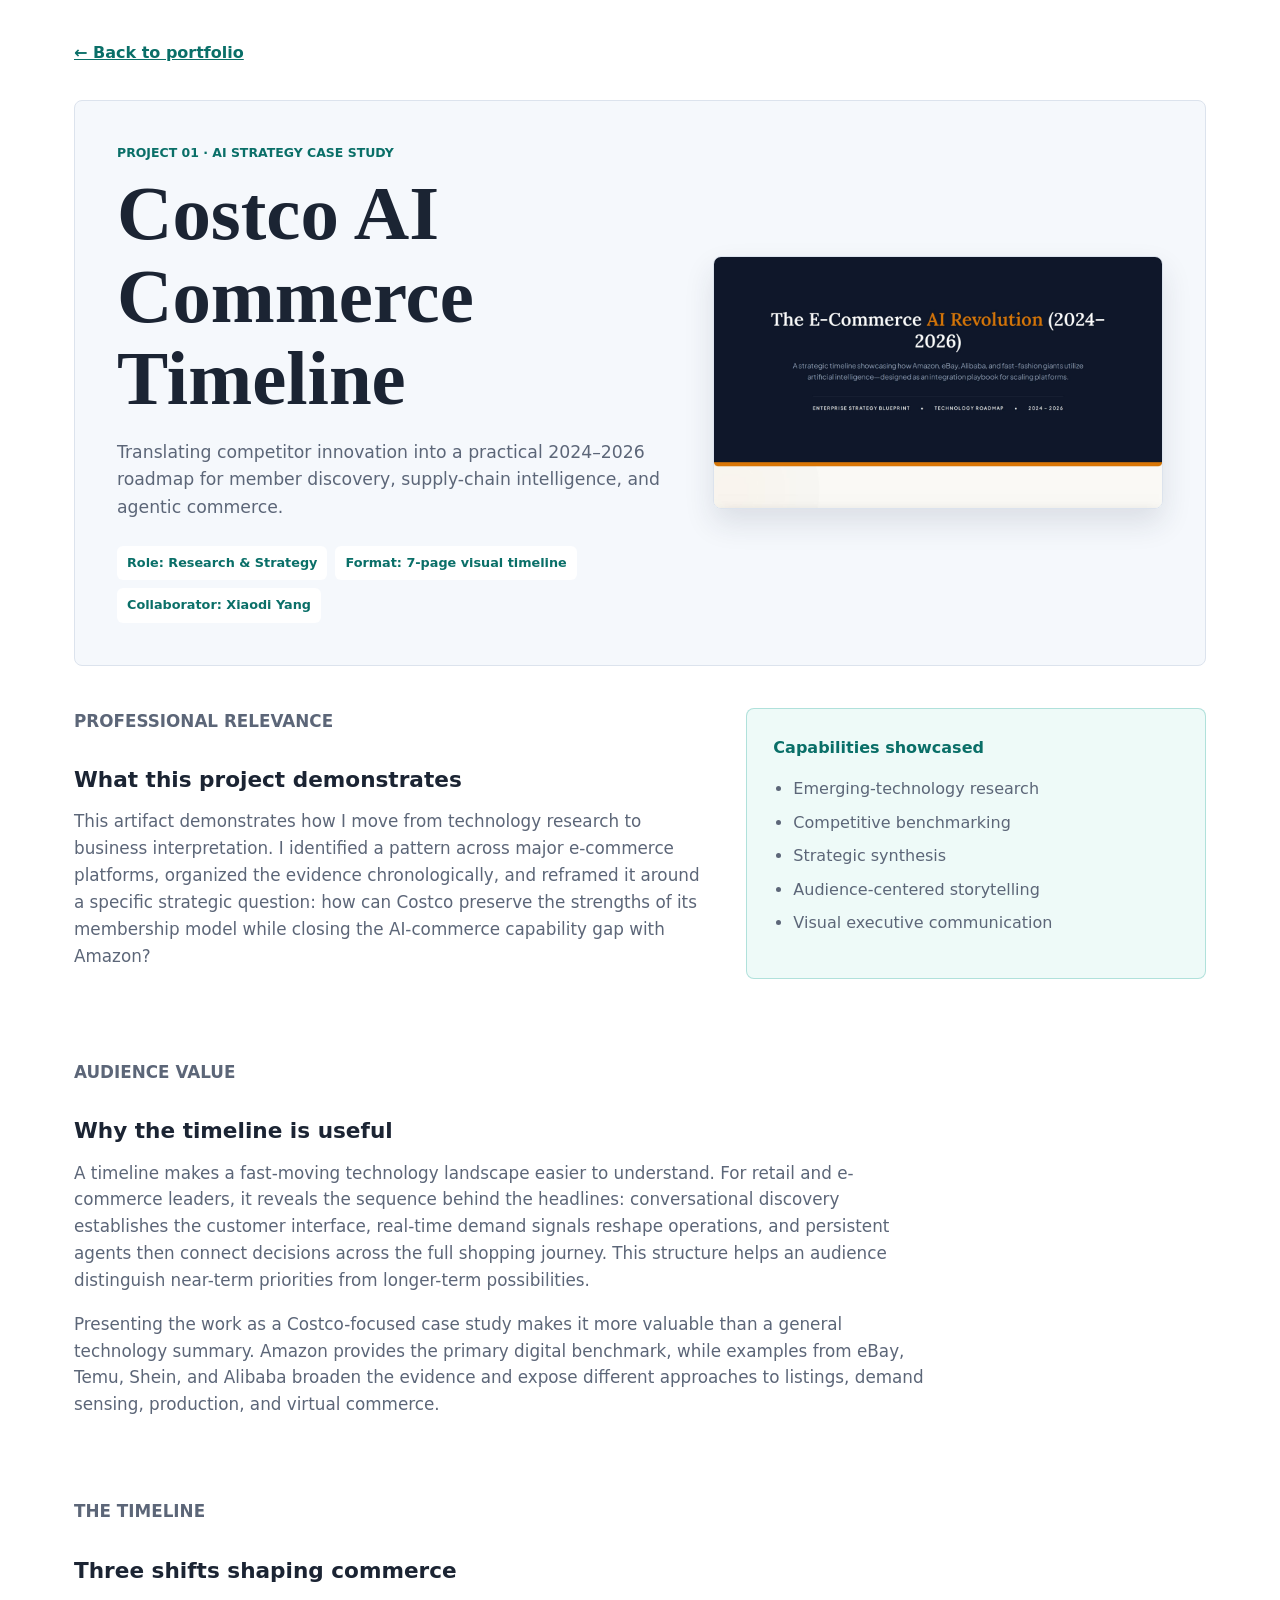
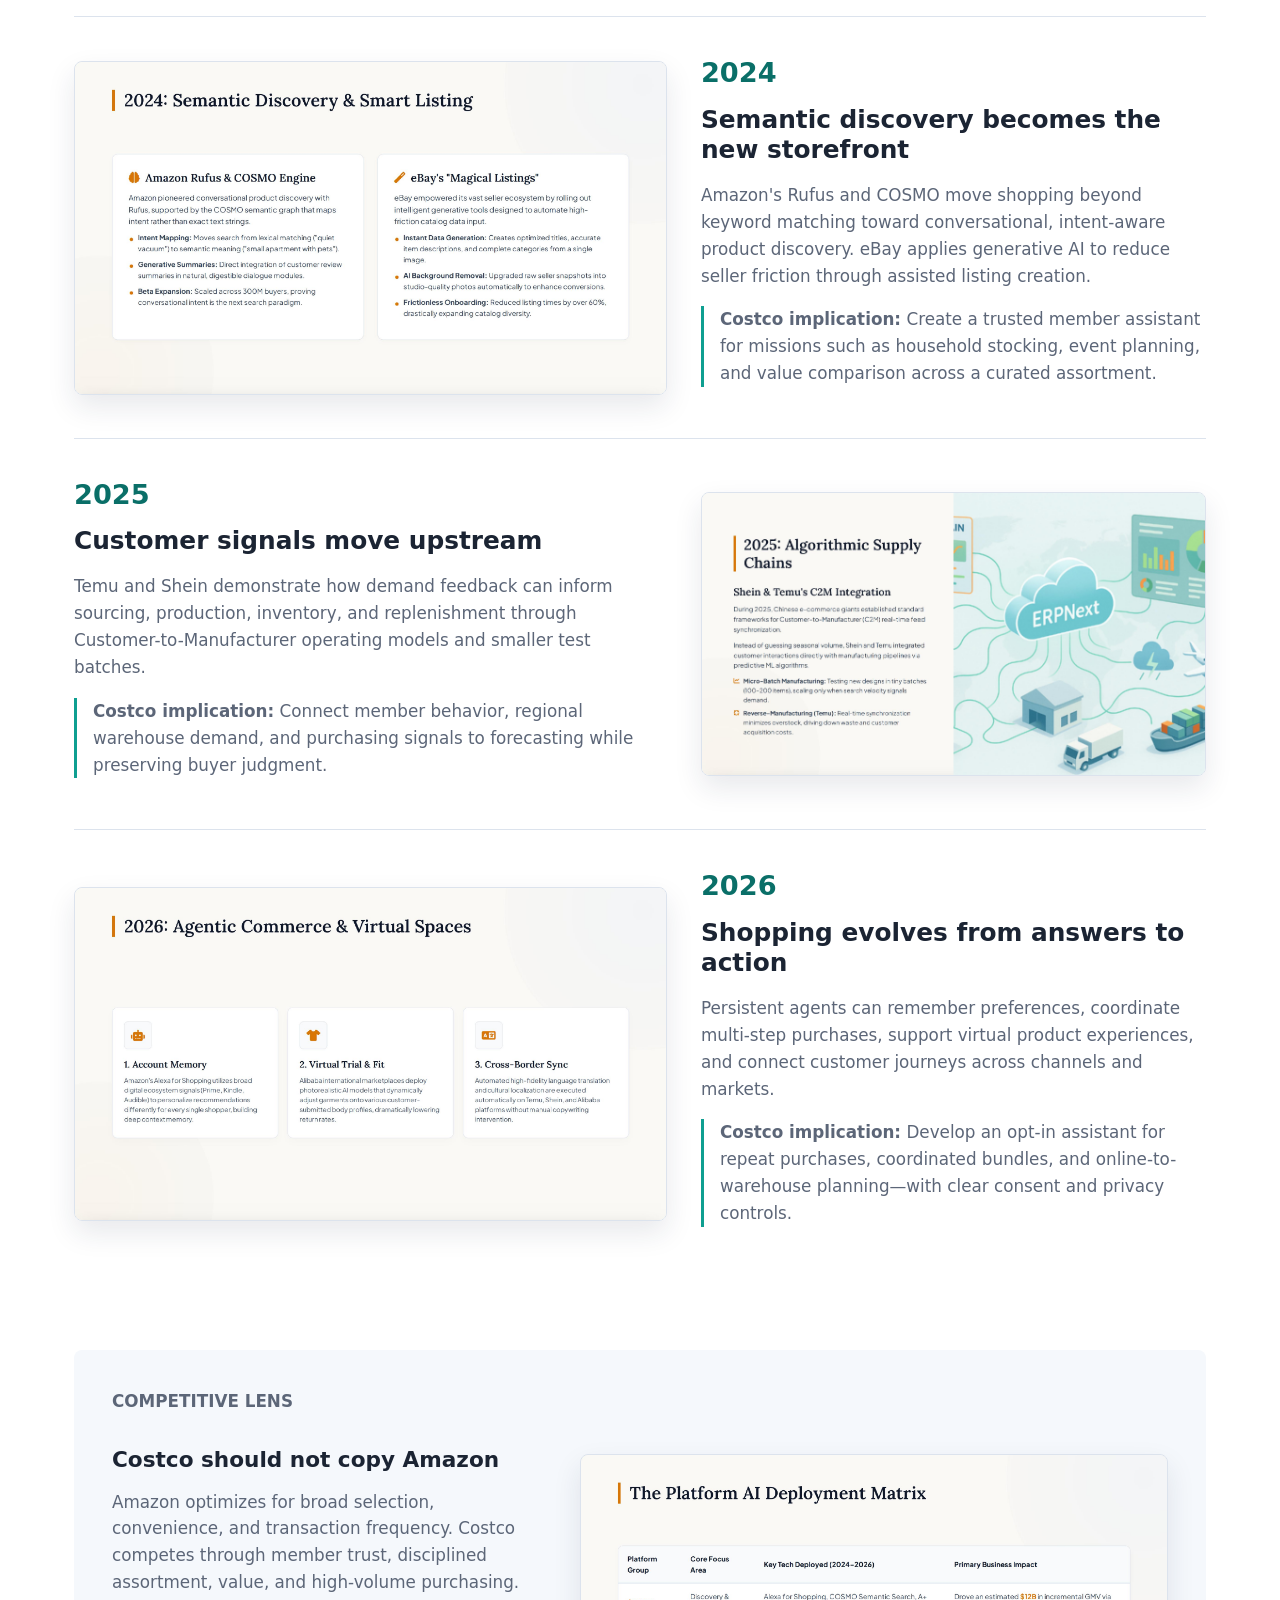
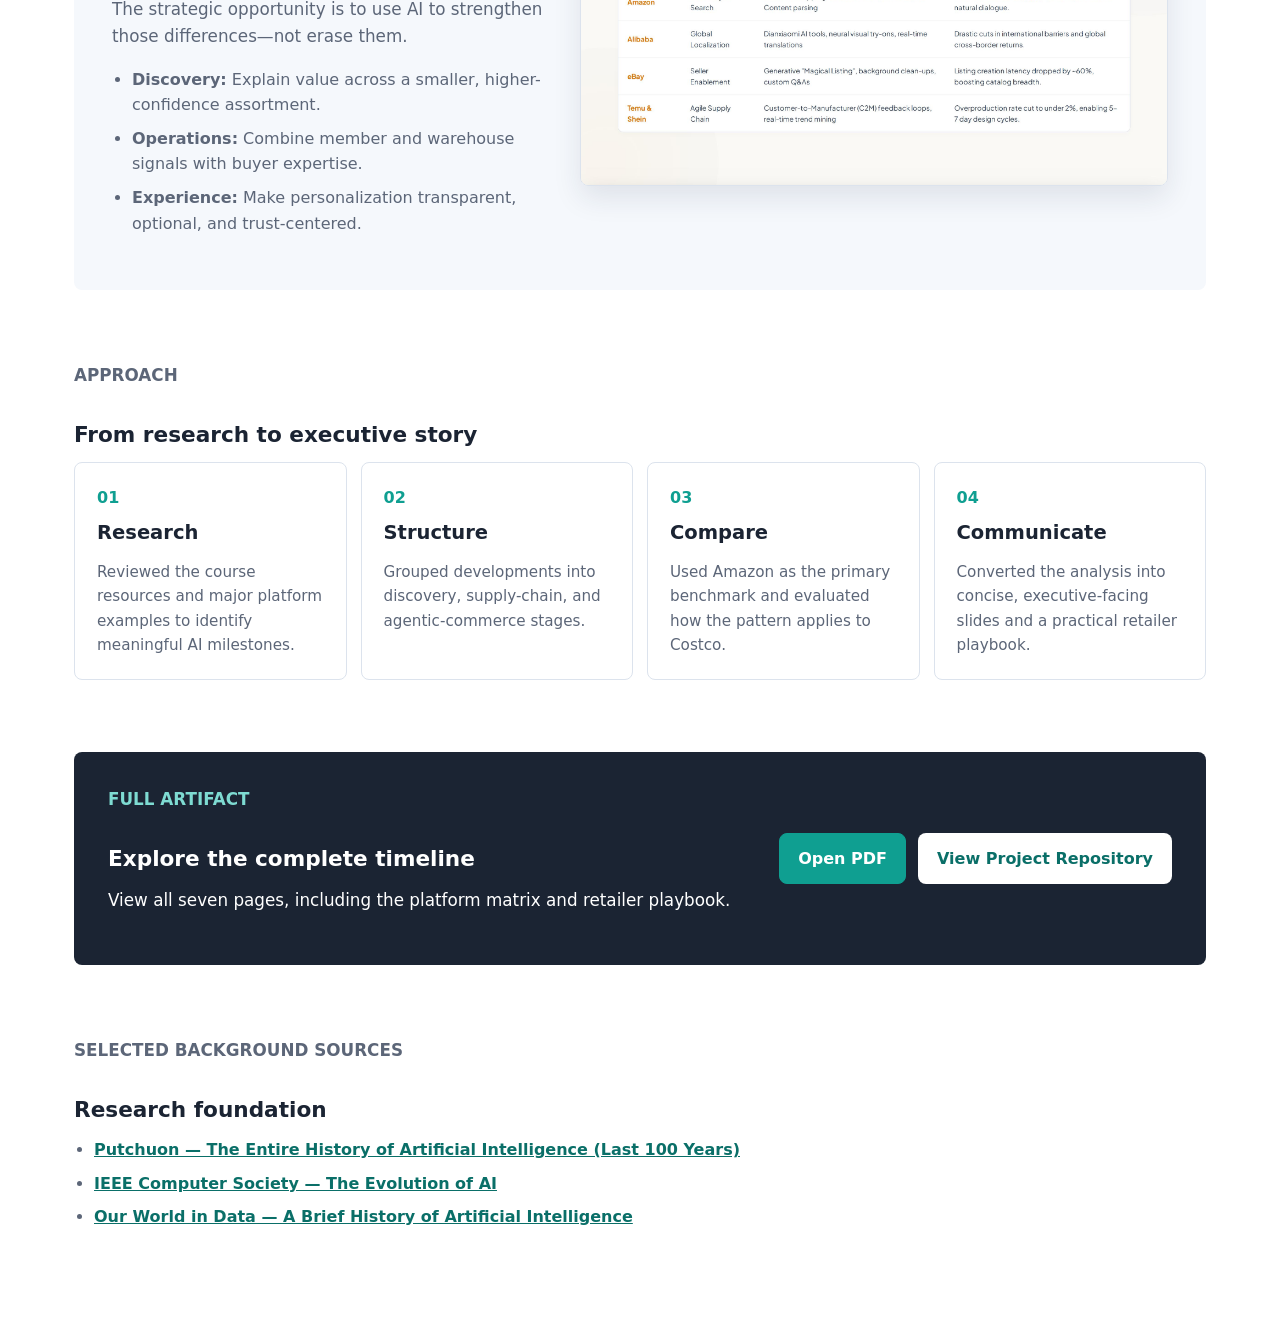
<file: artifacts/costco-ai-commerce-timeline.html>
<!doctype html>
<html lang="en">
  <head>
    <meta charset="utf-8">
    <meta name="viewport" content="width=device-width, initial-scale=1">
    <meta name="description" content="A professional case study translating the 2024–2026 e-commerce AI timeline into strategic priorities for Costco.">
    <title>Costco AI Commerce Timeline | Zihuan Wang</title>
    <link rel="stylesheet" href="../styles.css">
    <link rel="stylesheet" href="artifact-page.css">
  </head>
  <body>
    <main class="artifact-page">
      <a class="back-link" href="../index.html#artifacts">← Back to portfolio</a>

      <header class="artifact-hero case-hero">
        <div>
          <p class="eyebrow">Project 01 · AI Strategy Case Study</p>
          <h1>Costco AI Commerce Timeline</h1>
          <p>
            Translating competitor innovation into a practical 2024–2026 roadmap for
            member discovery, supply-chain intelligence, and agentic commerce.
          </p>
          <div class="case-meta" aria-label="Project details">
            <span>Role: Research &amp; Strategy</span>
            <span>Format: 7-page visual timeline</span>
            <span>Collaborator: Xiaodi Yang</span>
          </div>
        </div>
        <img src="../assets/ai-commerce-timeline/cover.png" alt="The E-Commerce AI Revolution presentation cover">
      </header>

      <section class="artifact-body">
        <div class="lead-grid">
          <div>
            <p class="eyebrow">Professional Relevance</p>
            <h2>What this project demonstrates</h2>
            <p>
              This artifact demonstrates how I move from technology research to business
              interpretation. I identified a pattern across major e-commerce platforms,
              organized the evidence chronologically, and reframed it around a specific
              strategic question: how can Costco preserve the strengths of its membership
              model while closing the AI-commerce capability gap with Amazon?
            </p>
          </div>
          <aside class="case-callout">
            <strong>Capabilities showcased</strong>
            <ul>
              <li>Emerging-technology research</li>
              <li>Competitive benchmarking</li>
              <li>Strategic synthesis</li>
              <li>Audience-centered storytelling</li>
              <li>Visual executive communication</li>
            </ul>
          </aside>
        </div>

        <section class="case-section">
          <p class="eyebrow">Audience Value</p>
          <h2>Why the timeline is useful</h2>
          <p>
            A timeline makes a fast-moving technology landscape easier to understand. For
            retail and e-commerce leaders, it reveals the sequence behind the headlines:
            conversational discovery establishes the customer interface, real-time demand
            signals reshape operations, and persistent agents then connect decisions across
            the full shopping journey. This structure helps an audience distinguish near-term
            priorities from longer-term possibilities.
          </p>
          <p>
            Presenting the work as a Costco-focused case study makes it more valuable than a
            general technology summary. Amazon provides the primary digital benchmark, while
            examples from eBay, Temu, Shein, and Alibaba broaden the evidence and expose
            different approaches to listings, demand sensing, production, and virtual commerce.
          </p>
        </section>

        <section class="timeline-story" aria-labelledby="timeline-heading">
          <div class="case-section-heading">
            <p class="eyebrow">The Timeline</p>
            <h2 id="timeline-heading">Three shifts shaping commerce</h2>
          </div>

          <article class="timeline-entry">
            <img src="../assets/ai-commerce-timeline/2024-semantic-discovery.png" alt="2024 semantic discovery and smart listing timeline slide">
            <div>
              <span class="year">2024</span>
              <h3>Semantic discovery becomes the new storefront</h3>
              <p>
                Amazon's Rufus and COSMO move shopping beyond keyword matching toward
                conversational, intent-aware product discovery. eBay applies generative AI to
                reduce seller friction through assisted listing creation.
              </p>
              <p class="implication"><strong>Costco implication:</strong> Create a trusted member assistant for missions such as household stocking, event planning, and value comparison across a curated assortment.</p>
            </div>
          </article>

          <article class="timeline-entry reverse">
            <img src="../assets/ai-commerce-timeline/2025-supply-chain.png" alt="2025 algorithmic supply chains timeline slide">
            <div>
              <span class="year">2025</span>
              <h3>Customer signals move upstream</h3>
              <p>
                Temu and Shein demonstrate how demand feedback can inform sourcing,
                production, inventory, and replenishment through Customer-to-Manufacturer
                operating models and smaller test batches.
              </p>
              <p class="implication"><strong>Costco implication:</strong> Connect member behavior, regional warehouse demand, and purchasing signals to forecasting while preserving buyer judgment.</p>
            </div>
          </article>

          <article class="timeline-entry">
            <img src="../assets/ai-commerce-timeline/2026-agentic-commerce.png" alt="2026 agentic commerce and virtual spaces timeline slide">
            <div>
              <span class="year">2026</span>
              <h3>Shopping evolves from answers to action</h3>
              <p>
                Persistent agents can remember preferences, coordinate multi-step purchases,
                support virtual product experiences, and connect customer journeys across
                channels and markets.
              </p>
              <p class="implication"><strong>Costco implication:</strong> Develop an opt-in assistant for repeat purchases, coordinated bundles, and online-to-warehouse planning—with clear consent and privacy controls.</p>
            </div>
          </article>
        </section>

        <section class="case-section comparison-section">
          <div>
            <p class="eyebrow">Competitive Lens</p>
            <h2>Costco should not copy Amazon</h2>
            <p>
              Amazon optimizes for broad selection, convenience, and transaction frequency.
              Costco competes through member trust, disciplined assortment, value, and
              high-volume purchasing. The strategic opportunity is to use AI to strengthen
              those differences—not erase them.
            </p>
            <ul class="priority-list">
              <li><strong>Discovery:</strong> Explain value across a smaller, higher-confidence assortment.</li>
              <li><strong>Operations:</strong> Combine member and warehouse signals with buyer expertise.</li>
              <li><strong>Experience:</strong> Make personalization transparent, optional, and trust-centered.</li>
            </ul>
          </div>
          <img src="../assets/ai-commerce-timeline/platform-matrix.png" alt="Platform AI deployment matrix comparing Amazon, Alibaba, eBay, Temu, and Shein">
        </section>

        <section class="case-section process-section">
          <p class="eyebrow">Approach</p>
          <h2>From research to executive story</h2>
          <div class="process-grid">
            <article><span>01</span><h3>Research</h3><p>Reviewed the course resources and major platform examples to identify meaningful AI milestones.</p></article>
            <article><span>02</span><h3>Structure</h3><p>Grouped developments into discovery, supply-chain, and agentic-commerce stages.</p></article>
            <article><span>03</span><h3>Compare</h3><p>Used Amazon as the primary benchmark and evaluated how the pattern applies to Costco.</p></article>
            <article><span>04</span><h3>Communicate</h3><p>Converted the analysis into concise, executive-facing slides and a practical retailer playbook.</p></article>
          </div>
        </section>

        <section class="artifact-cta">
          <div>
            <p class="eyebrow">Full Artifact</p>
            <h2>Explore the complete timeline</h2>
            <p>View all seven pages, including the platform matrix and retailer playbook.</p>
          </div>
          <div class="artifact-actions">
            <a class="button primary" href="files/costco-ai-commerce-timeline-2024-2026.pdf">Open PDF</a>
            <a class="button secondary" href="https://github.com/wangzihuan2002/e-commerce-ai-revolution-2024-2026">View Project Repository</a>
          </div>
        </section>

        <section class="case-section sources">
          <p class="eyebrow">Selected Background Sources</p>
          <h2>Research foundation</h2>
          <ul>
            <li><a href="https://www.youtube.com/watch?v=mSd9nmPM7Vg">Putchuon — The Entire History of Artificial Intelligence (Last 100 Years)</a></li>
            <li><a href="https://www.computer.org/publications/tech-news/research/evolution-of-ai">IEEE Computer Society — The Evolution of AI</a></li>
            <li><a href="https://ourworldindata.org/brief-history-of-ai">Our World in Data — A Brief History of Artificial Intelligence</a></li>
          </ul>
        </section>
      </section>
    </main>
  </body>
</html>
</file>
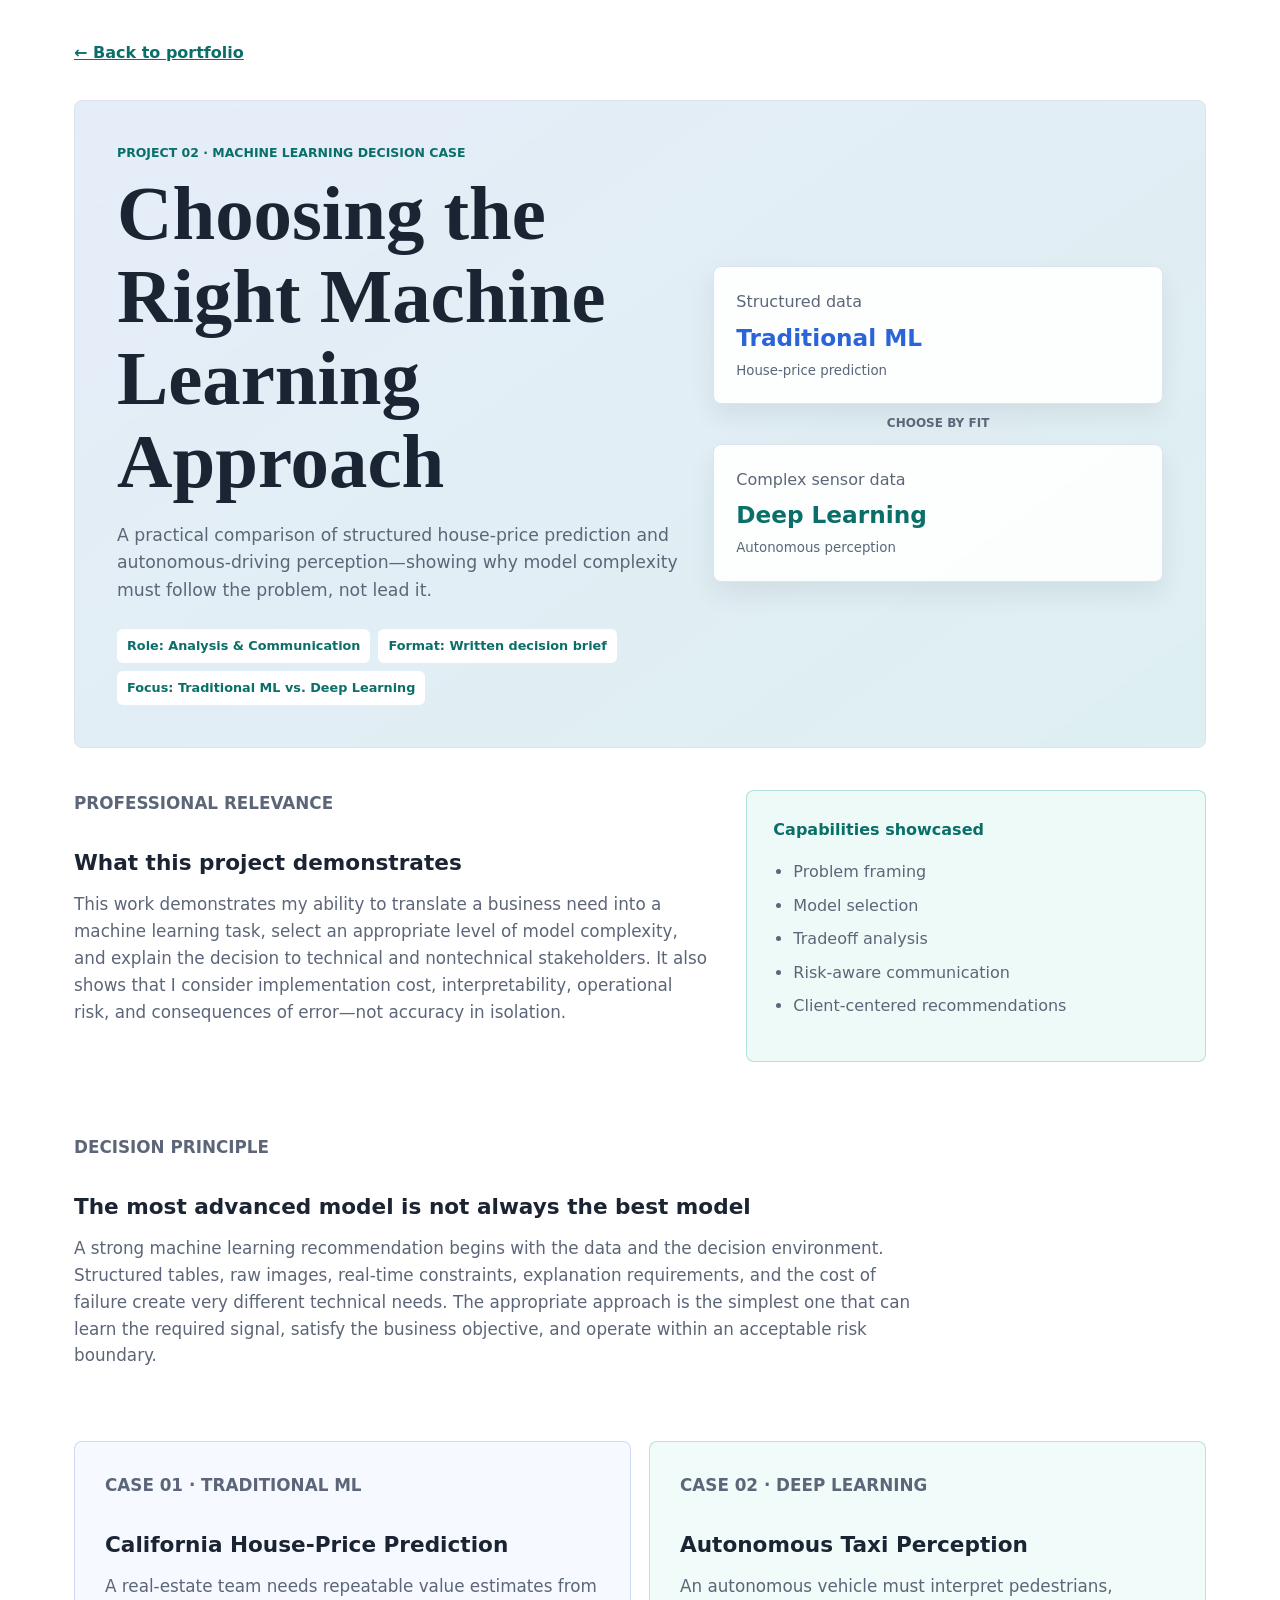
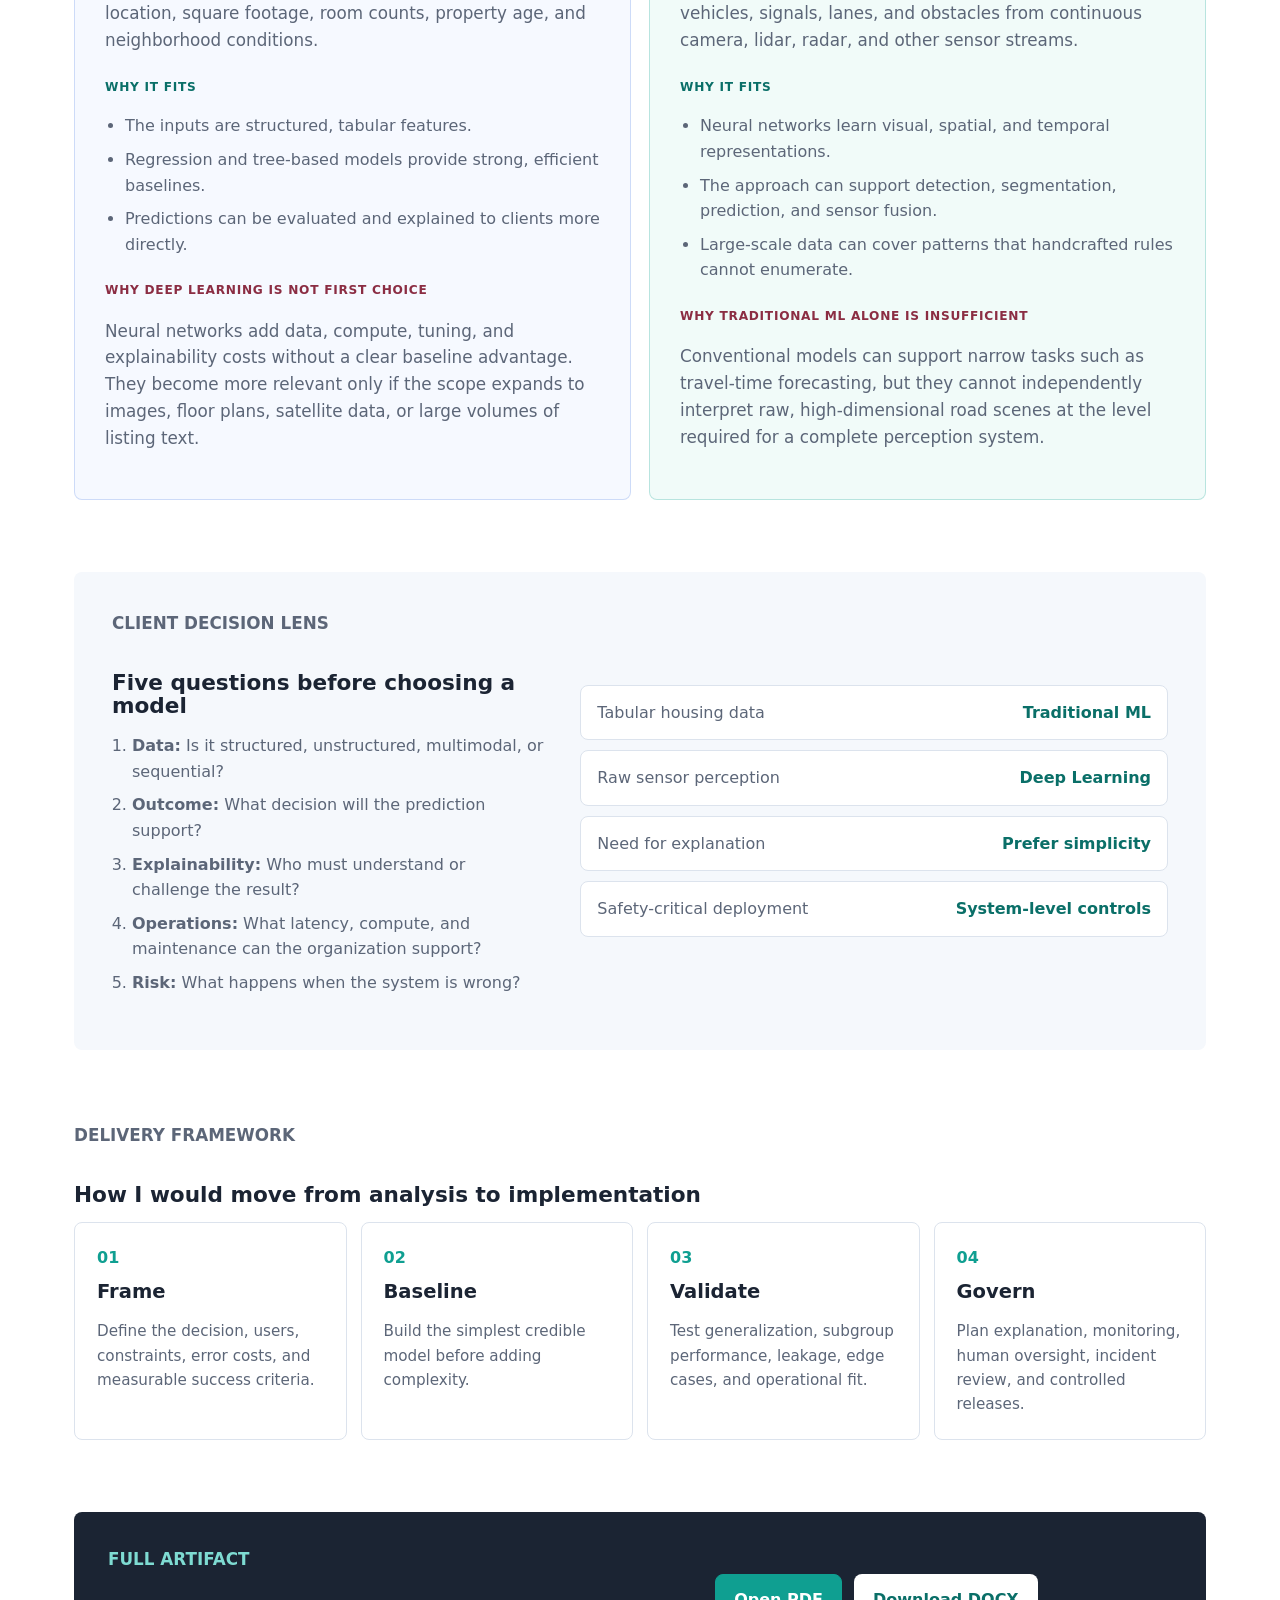
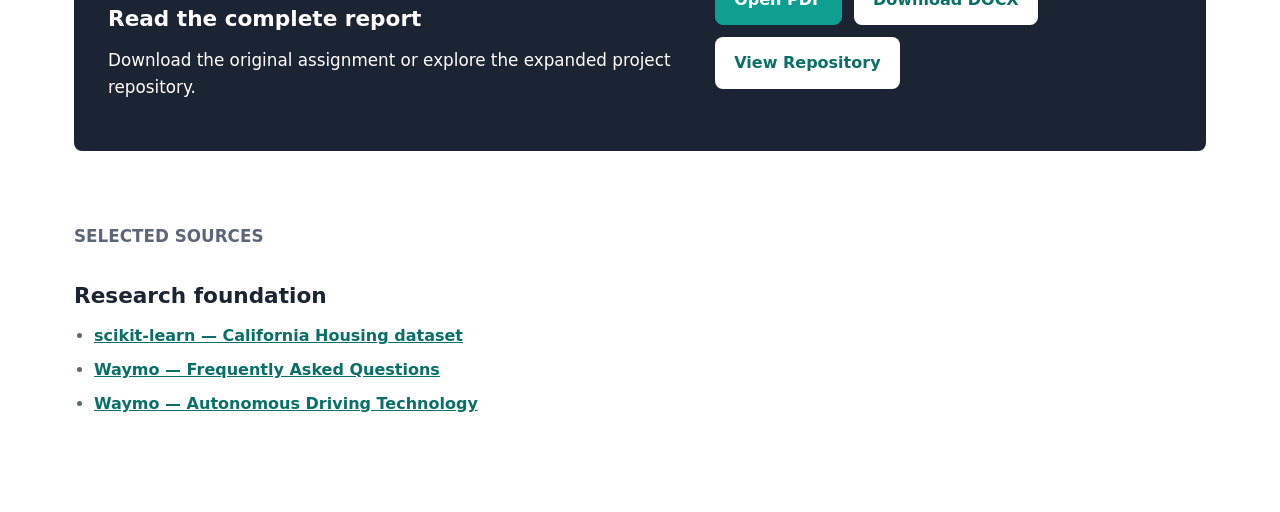
<file: artifacts/machine-learning-model-selection.html>
<!doctype html>
<html lang="en">
  <head>
    <meta charset="utf-8">
    <meta name="viewport" content="width=device-width, initial-scale=1">
    <meta name="description" content="A professional case study comparing traditional machine learning for housing prediction with deep learning for autonomous-driving perception.">
    <title>Machine Learning Model Selection | Zihuan Wang</title>
    <link rel="stylesheet" href="../styles.css">
    <link rel="stylesheet" href="artifact-page.css">
  </head>
  <body>
    <main class="artifact-page">
      <a class="back-link" href="../index.html#artifacts">← Back to portfolio</a>

      <header class="artifact-hero case-hero model-selection-hero">
        <div>
          <p class="eyebrow">Project 02 · Machine Learning Decision Case</p>
          <h1>Choosing the Right Machine Learning Approach</h1>
          <p>
            A practical comparison of structured house-price prediction and autonomous-driving
            perception—showing why model complexity must follow the problem, not lead it.
          </p>
          <div class="case-meta" aria-label="Project details">
            <span>Role: Analysis &amp; Communication</span>
            <span>Format: Written decision brief</span>
            <span>Focus: Traditional ML vs. Deep Learning</span>
          </div>
        </div>
        <div class="model-choice-visual" aria-label="Model selection summary">
          <div class="choice-block traditional-choice">
            <span>Structured data</span>
            <strong>Traditional ML</strong>
            <small>House-price prediction</small>
          </div>
          <div class="choice-divider">Choose by fit</div>
          <div class="choice-block deep-choice">
            <span>Complex sensor data</span>
            <strong>Deep Learning</strong>
            <small>Autonomous perception</small>
          </div>
        </div>
      </header>

      <section class="artifact-body">
        <div class="lead-grid">
          <div>
            <p class="eyebrow">Professional Relevance</p>
            <h2>What this project demonstrates</h2>
            <p>
              This work demonstrates my ability to translate a business need into a machine
              learning task, select an appropriate level of model complexity, and explain the
              decision to technical and nontechnical stakeholders. It also shows that I consider
              implementation cost, interpretability, operational risk, and consequences of error—not
              accuracy in isolation.
            </p>
          </div>
          <aside class="case-callout">
            <strong>Capabilities showcased</strong>
            <ul>
              <li>Problem framing</li>
              <li>Model selection</li>
              <li>Tradeoff analysis</li>
              <li>Risk-aware communication</li>
              <li>Client-centered recommendations</li>
            </ul>
          </aside>
        </div>

        <section class="case-section">
          <p class="eyebrow">Decision Principle</p>
          <h2>The most advanced model is not always the best model</h2>
          <p>
            A strong machine learning recommendation begins with the data and the decision
            environment. Structured tables, raw images, real-time constraints, explanation
            requirements, and the cost of failure create very different technical needs. The
            appropriate approach is the simplest one that can learn the required signal, satisfy
            the business objective, and operate within an acceptable risk boundary.
          </p>
        </section>

        <section class="case-section model-case-grid" aria-label="Machine learning case comparison">
          <article class="model-case-card">
            <p class="eyebrow">Case 01 · Traditional ML</p>
            <h2>California House-Price Prediction</h2>
            <p>
              A real-estate team needs repeatable value estimates from location, square footage,
              room counts, property age, and neighborhood conditions.
            </p>
            <div class="fit-label">Why it fits</div>
            <ul>
              <li>The inputs are structured, tabular features.</li>
              <li>Regression and tree-based models provide strong, efficient baselines.</li>
              <li>Predictions can be evaluated and explained to clients more directly.</li>
            </ul>
            <div class="not-fit-label">Why deep learning is not first choice</div>
            <p>
              Neural networks add data, compute, tuning, and explainability costs without a clear
              baseline advantage. They become more relevant only if the scope expands to images,
              floor plans, satellite data, or large volumes of listing text.
            </p>
          </article>

          <article class="model-case-card deep-card">
            <p class="eyebrow">Case 02 · Deep Learning</p>
            <h2>Autonomous Taxi Perception</h2>
            <p>
              An autonomous vehicle must interpret pedestrians, vehicles, signals, lanes, and
              obstacles from continuous camera, lidar, radar, and other sensor streams.
            </p>
            <div class="fit-label">Why it fits</div>
            <ul>
              <li>Neural networks learn visual, spatial, and temporal representations.</li>
              <li>The approach can support detection, segmentation, prediction, and sensor fusion.</li>
              <li>Large-scale data can cover patterns that handcrafted rules cannot enumerate.</li>
            </ul>
            <div class="not-fit-label">Why traditional ML alone is insufficient</div>
            <p>
              Conventional models can support narrow tasks such as travel-time forecasting, but
              they cannot independently interpret raw, high-dimensional road scenes at the level
              required for a complete perception system.
            </p>
          </article>
        </section>

        <section class="case-section comparison-section decision-matrix-section">
          <div>
            <p class="eyebrow">Client Decision Lens</p>
            <h2>Five questions before choosing a model</h2>
            <ol class="priority-list">
              <li><strong>Data:</strong> Is it structured, unstructured, multimodal, or sequential?</li>
              <li><strong>Outcome:</strong> What decision will the prediction support?</li>
              <li><strong>Explainability:</strong> Who must understand or challenge the result?</li>
              <li><strong>Operations:</strong> What latency, compute, and maintenance can the organization support?</li>
              <li><strong>Risk:</strong> What happens when the system is wrong?</li>
            </ol>
          </div>
          <div class="decision-scorecard" aria-label="Comparison scorecard">
            <div><span>Tabular housing data</span><strong>Traditional ML</strong></div>
            <div><span>Raw sensor perception</span><strong>Deep Learning</strong></div>
            <div><span>Need for explanation</span><strong>Prefer simplicity</strong></div>
            <div><span>Safety-critical deployment</span><strong>System-level controls</strong></div>
          </div>
        </section>

        <section class="case-section process-section">
          <p class="eyebrow">Delivery Framework</p>
          <h2>How I would move from analysis to implementation</h2>
          <div class="process-grid">
            <article><span>01</span><h3>Frame</h3><p>Define the decision, users, constraints, error costs, and measurable success criteria.</p></article>
            <article><span>02</span><h3>Baseline</h3><p>Build the simplest credible model before adding complexity.</p></article>
            <article><span>03</span><h3>Validate</h3><p>Test generalization, subgroup performance, leakage, edge cases, and operational fit.</p></article>
            <article><span>04</span><h3>Govern</h3><p>Plan explanation, monitoring, human oversight, incident review, and controlled releases.</p></article>
          </div>
        </section>

        <section class="artifact-cta">
          <div>
            <p class="eyebrow">Full Artifact</p>
            <h2>Read the complete report</h2>
            <p>Download the original assignment or explore the expanded project repository.</p>
          </div>
          <div class="artifact-actions">
            <a class="button primary" href="files/machine-learning-model-selection-report.pdf">Open PDF</a>
            <a class="button secondary" href="files/machine-learning-model-selection-report.docx">Download DOCX</a>
            <a class="button secondary" href="https://github.com/wangzihuan2002/machine-learning-model-selection-case-study">View Repository</a>
          </div>
        </section>

        <section class="case-section sources">
          <p class="eyebrow">Selected Sources</p>
          <h2>Research foundation</h2>
          <ul>
            <li><a href="https://scikit-learn.org/stable/modules/generated/sklearn.datasets.fetch_california_housing.html">scikit-learn — California Housing dataset</a></li>
            <li><a href="https://waymo.com/faq/">Waymo — Frequently Asked Questions</a></li>
            <li><a href="https://waymo.com/about/">Waymo — Autonomous Driving Technology</a></li>
          </ul>
        </section>
      </section>
    </main>
  </body>
</html>
</file>
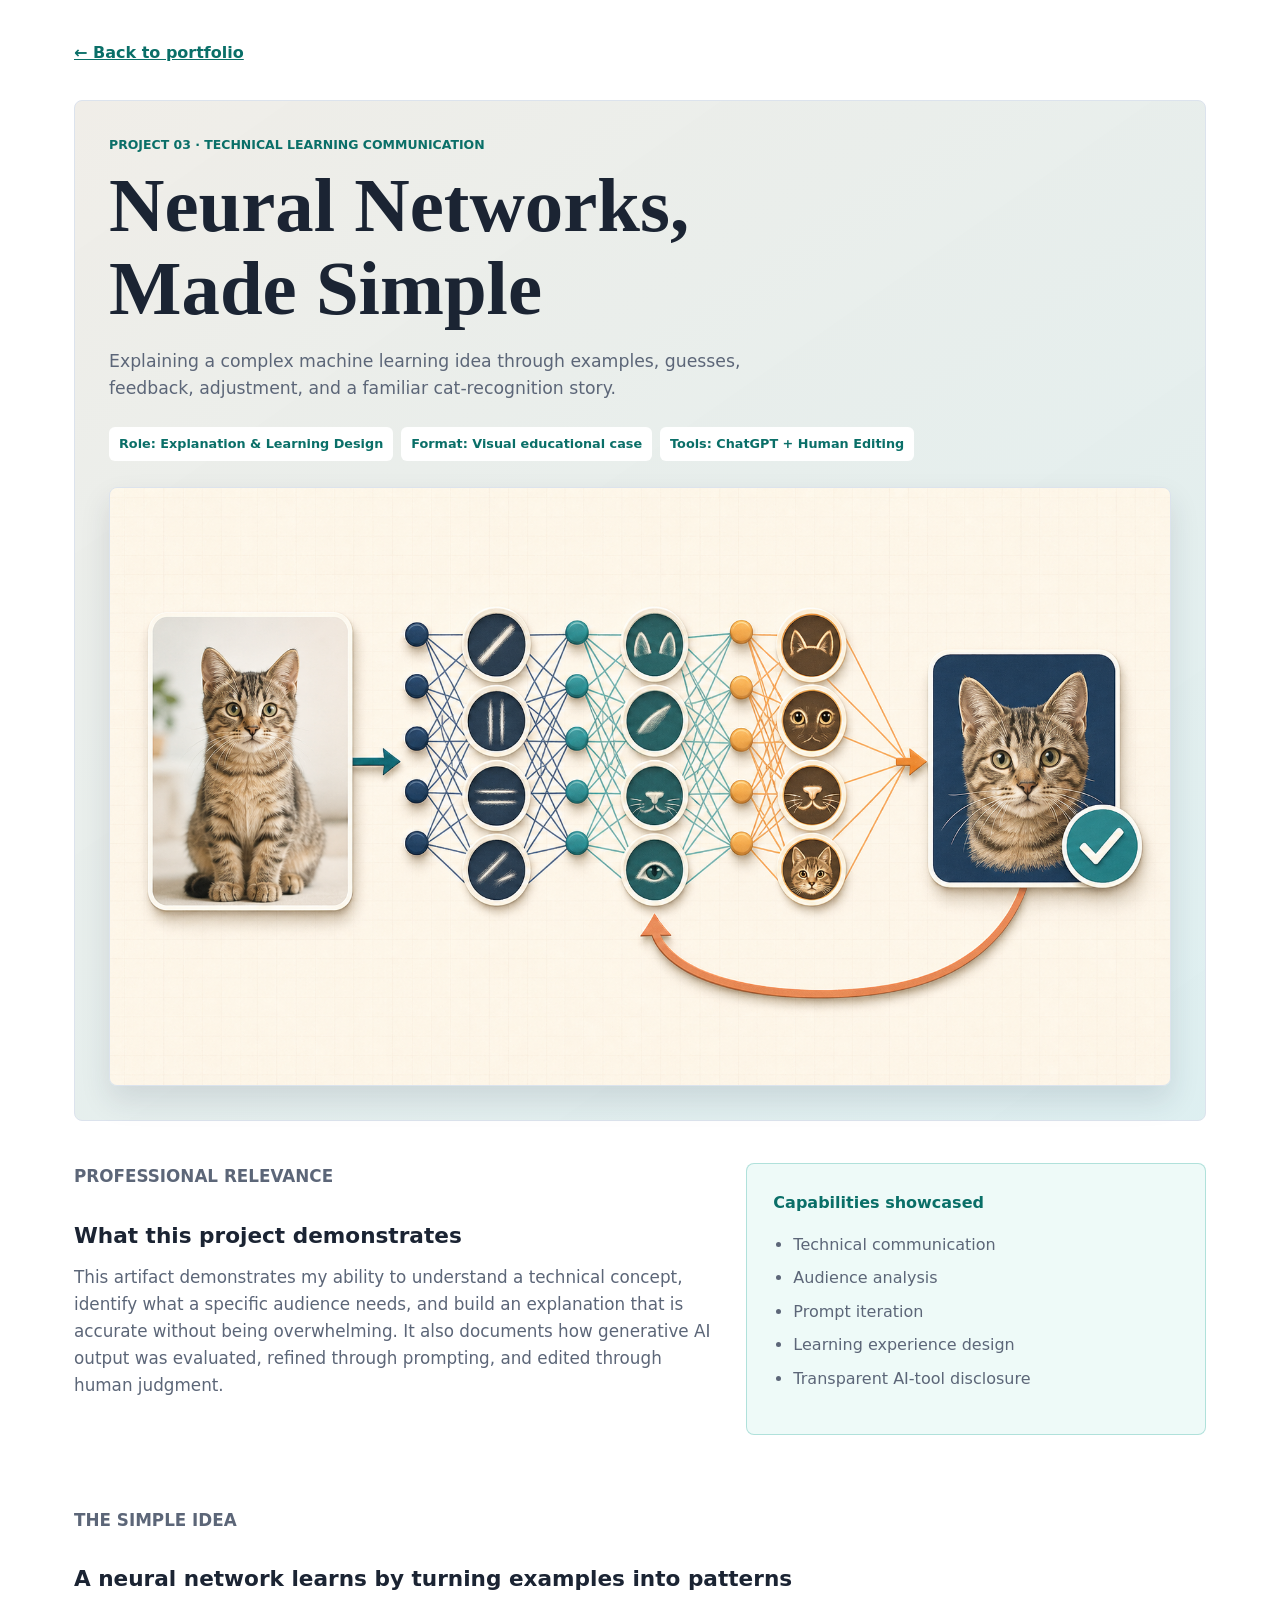
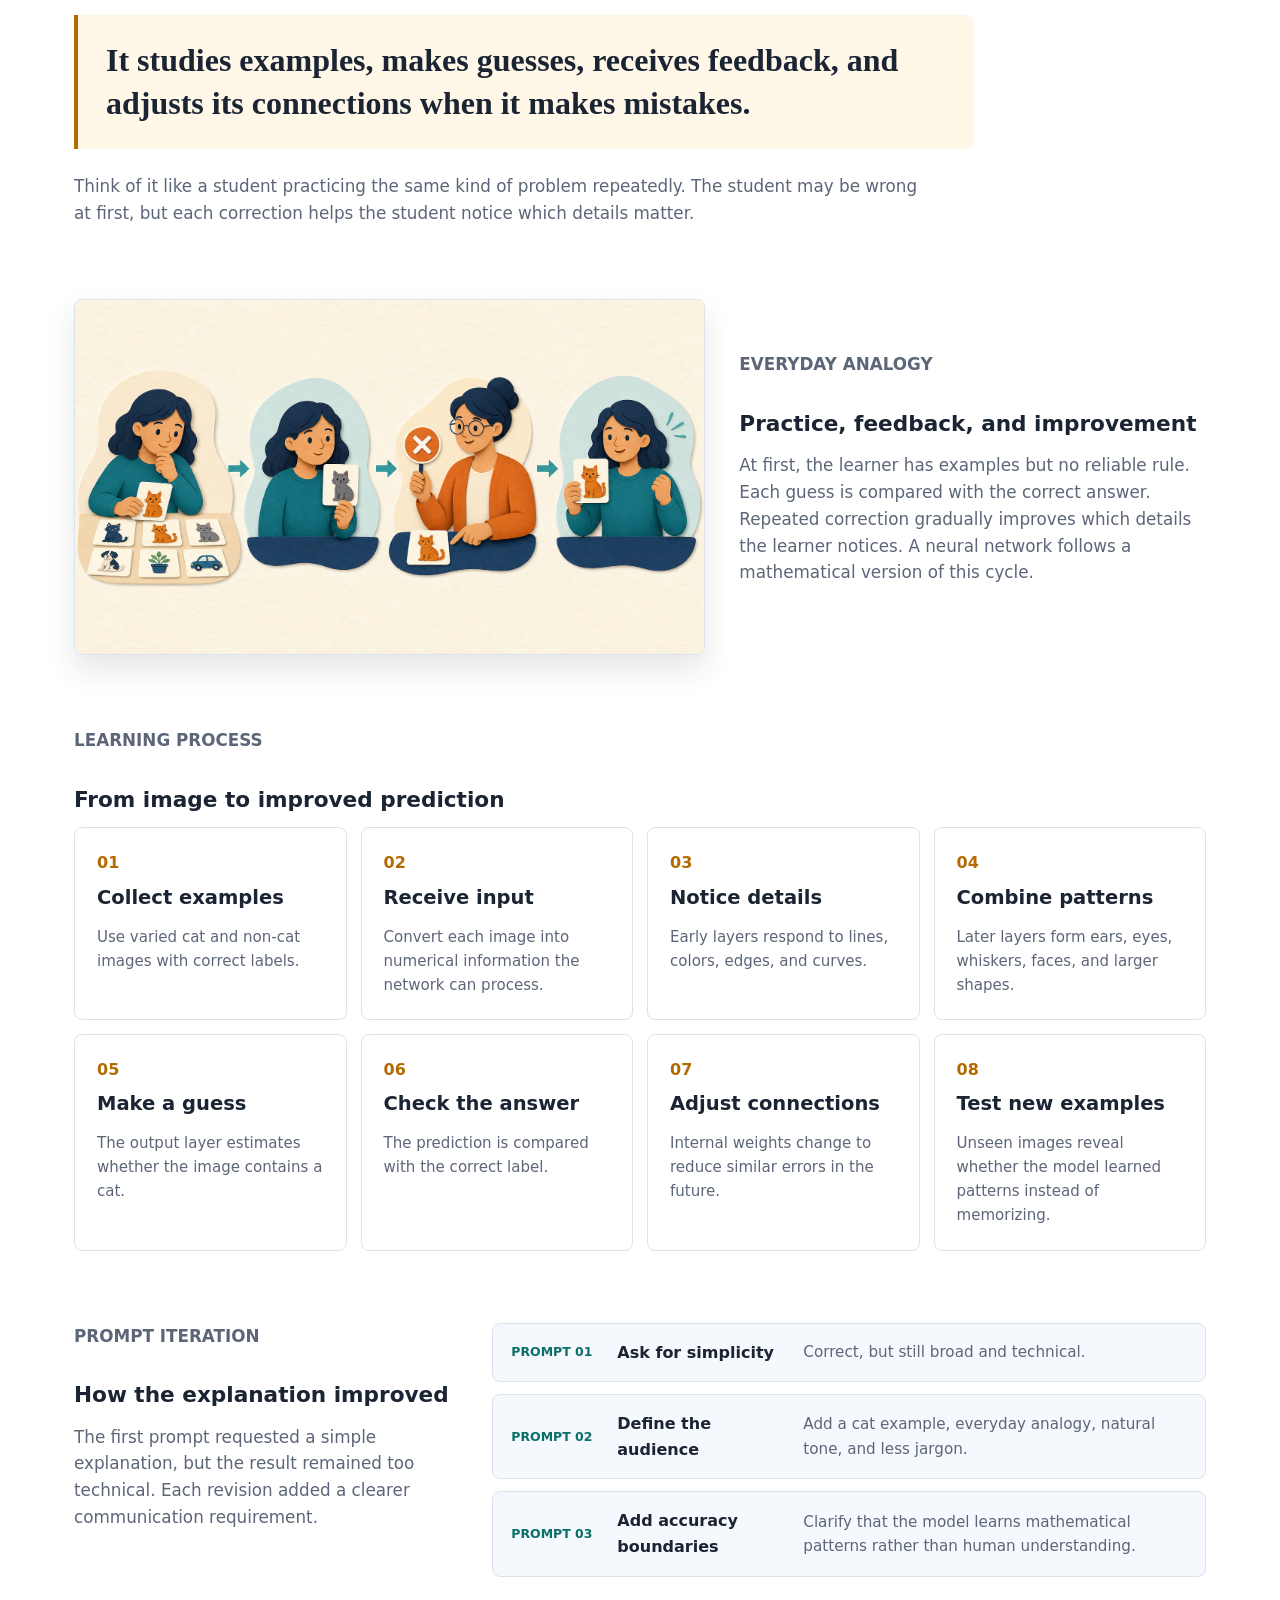
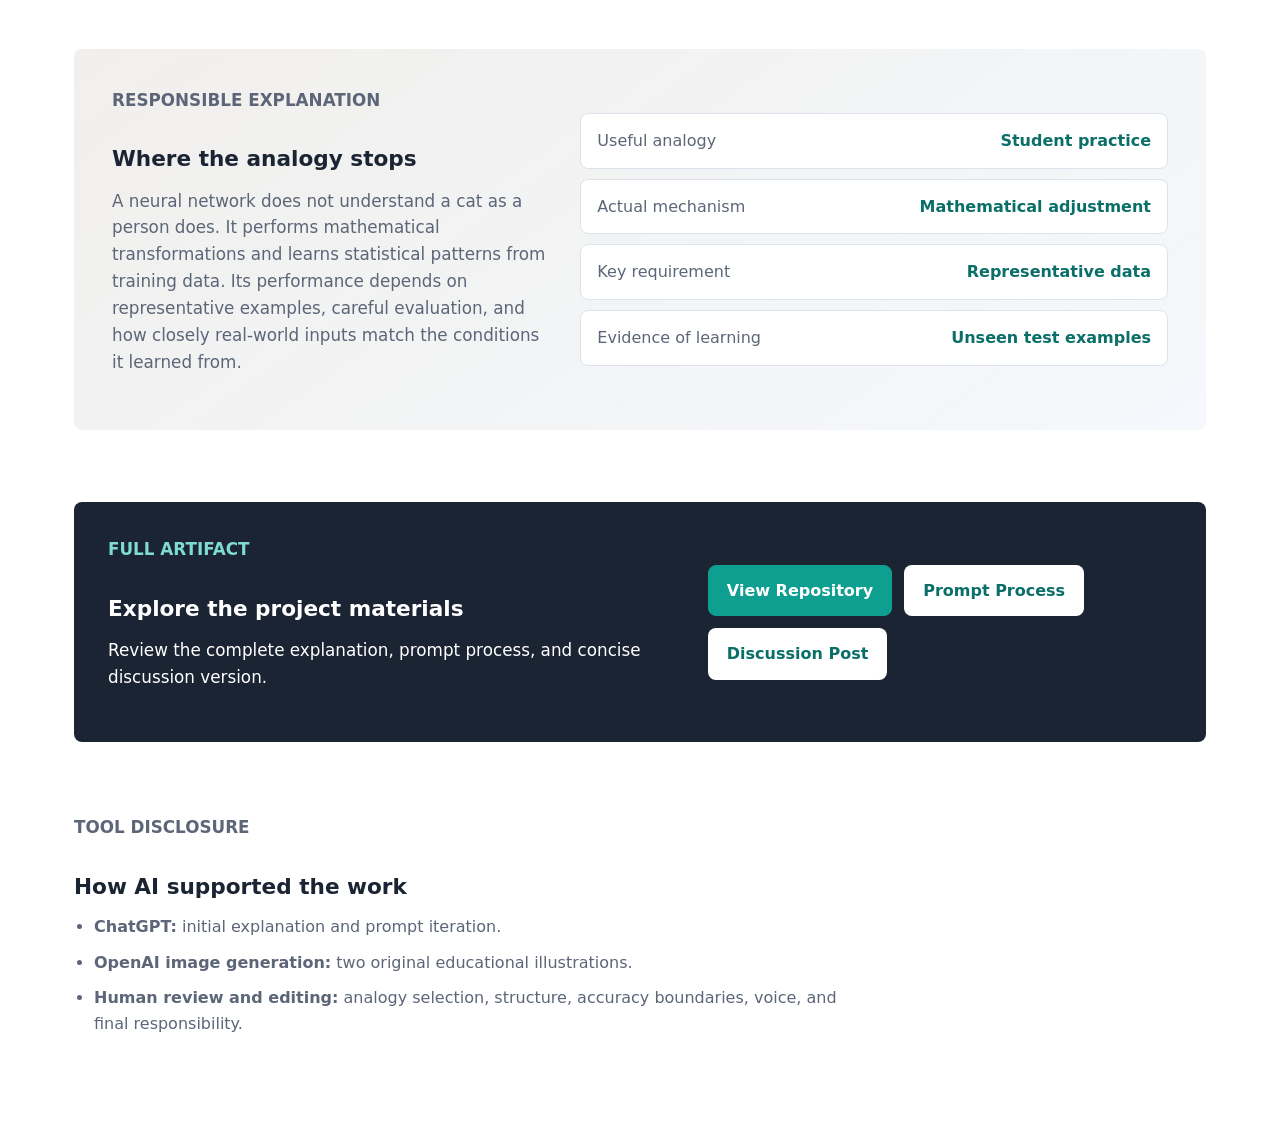
<file: artifacts/neural-networks-made-simple.html>
<!doctype html>
<html lang="en">
  <head>
    <meta charset="utf-8">
    <meta name="viewport" content="width=device-width, initial-scale=1">
    <meta name="description" content="A professional learning-design case study explaining neural networks through examples, feedback, and prompt iteration.">
    <title>Neural Networks, Made Simple | Zihuan Wang</title>
    <link rel="stylesheet" href="../styles.css">
    <link rel="stylesheet" href="artifact-page.css">
  </head>
  <body>
    <main class="artifact-page">
      <a class="back-link" href="../index.html#artifacts">← Back to portfolio</a>

      <header class="artifact-hero neural-hero">
        <div class="neural-hero-copy">
          <p class="eyebrow">Project 03 · Technical Learning Communication</p>
          <h1>Neural Networks, Made Simple</h1>
          <p>
            Explaining a complex machine learning idea through examples, guesses, feedback,
            adjustment, and a familiar cat-recognition story.
          </p>
          <div class="case-meta" aria-label="Project details">
            <span>Role: Explanation &amp; Learning Design</span>
            <span>Format: Visual educational case</span>
            <span>Tools: ChatGPT + Human Editing</span>
          </div>
        </div>
        <img src="../assets/neural-networks/neural-network-cat-learning.png" alt="A cat image moving through neural-network layers and a feedback loop">
      </header>

      <section class="artifact-body">
        <div class="lead-grid">
          <div>
            <p class="eyebrow">Professional Relevance</p>
            <h2>What this project demonstrates</h2>
            <p>
              This artifact demonstrates my ability to understand a technical concept, identify
              what a specific audience needs, and build an explanation that is accurate without
              being overwhelming. It also documents how generative AI output was evaluated,
              refined through prompting, and edited through human judgment.
            </p>
          </div>
          <aside class="case-callout">
            <strong>Capabilities showcased</strong>
            <ul>
              <li>Technical communication</li>
              <li>Audience analysis</li>
              <li>Prompt iteration</li>
              <li>Learning experience design</li>
              <li>Transparent AI-tool disclosure</li>
            </ul>
          </aside>
        </div>

        <section class="case-section simple-definition">
          <p class="eyebrow">The Simple Idea</p>
          <h2>A neural network learns by turning examples into patterns</h2>
          <blockquote>
            It studies examples, makes guesses, receives feedback, and adjusts its connections
            when it makes mistakes.
          </blockquote>
          <p>
            Think of it like a student practicing the same kind of problem repeatedly. The
            student may be wrong at first, but each correction helps the student notice which
            details matter.
          </p>
        </section>

        <section class="case-section analogy-section">
          <img src="../assets/neural-networks/practice-feedback-analogy.png" alt="A student practices recognizing cats, receives corrective feedback, and improves">
          <div>
            <p class="eyebrow">Everyday Analogy</p>
            <h2>Practice, feedback, and improvement</h2>
            <p>
              At first, the learner has examples but no reliable rule. Each guess is compared
              with the correct answer. Repeated correction gradually improves which details the
              learner notices. A neural network follows a mathematical version of this cycle.
            </p>
          </div>
        </section>

        <section class="case-section learning-process">
          <p class="eyebrow">Learning Process</p>
          <h2>From image to improved prediction</h2>
          <div class="learning-steps">
            <article><span>01</span><h3>Collect examples</h3><p>Use varied cat and non-cat images with correct labels.</p></article>
            <article><span>02</span><h3>Receive input</h3><p>Convert each image into numerical information the network can process.</p></article>
            <article><span>03</span><h3>Notice details</h3><p>Early layers respond to lines, colors, edges, and curves.</p></article>
            <article><span>04</span><h3>Combine patterns</h3><p>Later layers form ears, eyes, whiskers, faces, and larger shapes.</p></article>
            <article><span>05</span><h3>Make a guess</h3><p>The output layer estimates whether the image contains a cat.</p></article>
            <article><span>06</span><h3>Check the answer</h3><p>The prediction is compared with the correct label.</p></article>
            <article><span>07</span><h3>Adjust connections</h3><p>Internal weights change to reduce similar errors in the future.</p></article>
            <article><span>08</span><h3>Test new examples</h3><p>Unseen images reveal whether the model learned patterns instead of memorizing.</p></article>
          </div>
        </section>

        <section class="case-section prompt-section">
          <div>
            <p class="eyebrow">Prompt Iteration</p>
            <h2>How the explanation improved</h2>
            <p>
              The first prompt requested a simple explanation, but the result remained too
              technical. Each revision added a clearer communication requirement.
            </p>
          </div>
          <div class="prompt-evolution">
            <article><span>Prompt 01</span><strong>Ask for simplicity</strong><p>Correct, but still broad and technical.</p></article>
            <article><span>Prompt 02</span><strong>Define the audience</strong><p>Add a cat example, everyday analogy, natural tone, and less jargon.</p></article>
            <article><span>Prompt 03</span><strong>Add accuracy boundaries</strong><p>Clarify that the model learns mathematical patterns rather than human understanding.</p></article>
          </div>
        </section>

        <section class="case-section comparison-section neural-limits">
          <div>
            <p class="eyebrow">Responsible Explanation</p>
            <h2>Where the analogy stops</h2>
            <p>
              A neural network does not understand a cat as a person does. It performs
              mathematical transformations and learns statistical patterns from training data.
              Its performance depends on representative examples, careful evaluation, and how
              closely real-world inputs match the conditions it learned from.
            </p>
          </div>
          <div class="decision-scorecard">
            <div><span>Useful analogy</span><strong>Student practice</strong></div>
            <div><span>Actual mechanism</span><strong>Mathematical adjustment</strong></div>
            <div><span>Key requirement</span><strong>Representative data</strong></div>
            <div><span>Evidence of learning</span><strong>Unseen test examples</strong></div>
          </div>
        </section>

        <section class="artifact-cta">
          <div>
            <p class="eyebrow">Full Artifact</p>
            <h2>Explore the project materials</h2>
            <p>Review the complete explanation, prompt process, and concise discussion version.</p>
          </div>
          <div class="artifact-actions">
            <a class="button primary" href="https://github.com/wangzihuan2002/neural-networks-made-simple">View Repository</a>
            <a class="button secondary" href="https://github.com/wangzihuan2002/neural-networks-made-simple/blob/main/PROMPT_PROCESS.md">Prompt Process</a>
            <a class="button secondary" href="https://github.com/wangzihuan2002/neural-networks-made-simple/blob/main/DISCUSSION_POST.md">Discussion Post</a>
          </div>
        </section>

        <section class="case-section tool-disclosure">
          <p class="eyebrow">Tool Disclosure</p>
          <h2>How AI supported the work</h2>
          <ul>
            <li><strong>ChatGPT:</strong> initial explanation and prompt iteration.</li>
            <li><strong>OpenAI image generation:</strong> two original educational illustrations.</li>
            <li><strong>Human review and editing:</strong> analogy selection, structure, accuracy boundaries, voice, and final responsibility.</li>
          </ul>
        </section>
      </section>
    </main>
  </body>
</html>
</file>
<file: styles.css>
:root {
  --ink: #1b2433;
  --muted: #5c6678;
  --line: #dce3ed;
  --paper: #ffffff;
  --mist: #f5f8fc;
  --teal: #0f9f91;
  --teal-dark: #0a6f68;
  --blue: #2b63d9;
  --green: #218568;
  --gold: #b36b00;
  --rose: #b7445d;
  --violet: #6854c8;
  --shadow: 0 18px 45px rgba(31, 42, 68, 0.12);
}

* {
  box-sizing: border-box;
}

html {
  scroll-behavior: smooth;
}

body {
  margin: 0;
  color: var(--ink);
  background: var(--paper);
  font-family: Inter, ui-sans-serif, system-ui, -apple-system, BlinkMacSystemFont, "Segoe UI", sans-serif;
  line-height: 1.6;
}

a {
  color: inherit;
}

.site-header {
  background:
    linear-gradient(135deg, rgba(15, 159, 145, 0.11), transparent 38%),
    linear-gradient(165deg, rgba(43, 99, 217, 0.12), transparent 46%),
    #f8fbff;
  border-bottom: 1px solid var(--line);
}

.nav {
  display: flex;
  align-items: center;
  justify-content: space-between;
  gap: 24px;
  max-width: 1180px;
  margin: 0 auto;
  padding: 24px;
}

.brand {
  font-weight: 800;
  text-decoration: none;
  color: var(--teal-dark);
}

.nav-links {
  display: flex;
  flex-wrap: wrap;
  gap: 8px;
}

.nav-links a {
  min-height: 40px;
  padding: 8px 12px;
  border-radius: 8px;
  text-decoration: none;
  color: var(--muted);
  font-weight: 700;
}

.nav-links a:hover {
  background: rgba(15, 159, 145, 0.1);
  color: var(--teal-dark);
}

.hero {
  display: grid;
  grid-template-columns: minmax(0, 1.05fr) minmax(320px, 0.95fr);
  align-items: center;
  gap: 48px;
  max-width: 1180px;
  min-height: 620px;
  margin: 0 auto;
  padding: 64px 24px 86px;
}

.eyebrow {
  margin: 0 0 10px;
  color: var(--teal-dark);
  font-size: 0.78rem;
  font-weight: 900;
  letter-spacing: 0;
  text-transform: uppercase;
}

h1,
h2,
h3,
p {
  overflow-wrap: anywhere;
}

h1,
h2 {
  margin: 0;
  line-height: 1.08;
  font-family: Georgia, "Times New Roman", serif;
  font-weight: 800;
}

h1 {
  max-width: 760px;
  font-size: clamp(2.7rem, 6vw, 5.5rem);
}

h2 {
  font-size: clamp(2rem, 4vw, 3.25rem);
}

h3 {
  margin: 0;
  line-height: 1.22;
  font-size: 1.22rem;
}

.hero-text {
  max-width: 650px;
  margin: 24px 0 0;
  color: var(--muted);
  font-size: 1.18rem;
}

.hero-actions {
  display: flex;
  flex-wrap: wrap;
  gap: 12px;
  margin-top: 34px;
}

.button {
  display: inline-flex;
  align-items: center;
  justify-content: center;
  min-height: 48px;
  padding: 12px 18px;
  border: 1px solid var(--line);
  border-radius: 8px;
  font-weight: 800;
  text-decoration: none;
}

.button.primary {
  border-color: var(--teal);
  background: var(--teal);
  color: #fff;
}

.button.secondary {
  background: #fff;
  color: var(--teal-dark);
}

.hero-visual {
  min-height: 430px;
  padding: 18px;
  border: 1px solid var(--line);
  border-radius: 8px;
  background: rgba(255, 255, 255, 0.88);
  box-shadow: var(--shadow);
}

.hero-project {
  display: block;
  overflow: hidden;
  border: 1px solid var(--line);
  border-radius: 8px;
  background: #fff;
  box-shadow: var(--shadow);
  color: var(--ink);
  text-decoration: none;
  transition: transform 180ms ease, box-shadow 180ms ease;
}

.hero-project:hover {
  transform: translateY(-4px);
  box-shadow: 0 24px 54px rgba(31, 42, 68, 0.17);
}

.hero-project img {
  display: block;
  width: 100%;
  aspect-ratio: 16 / 9;
  object-fit: cover;
}

.hero-project-caption {
  display: grid;
  gap: 3px;
  padding: 18px 20px 20px;
}

.hero-project-caption span {
  color: var(--teal-dark);
  font-size: 0.75rem;
  font-weight: 900;
  text-transform: uppercase;
}

.hero-project-caption strong {
  font-size: 1.08rem;
}

.visual-toolbar {
  display: flex;
  gap: 8px;
  padding: 8px 0 18px;
}

.visual-toolbar span {
  width: 11px;
  height: 11px;
  border-radius: 50%;
  background: #bcc8d8;
}

.visual-grid {
  display: grid;
  grid-template-columns: 1fr 1fr;
  gap: 14px;
}

.metric-card,
.mini-chart,
.mini-notes {
  border: 1px solid var(--line);
  border-radius: 8px;
  background: var(--mist);
}

.metric-card {
  min-height: 120px;
  padding: 18px;
}

.metric-card strong {
  display: block;
  color: var(--teal-dark);
  font-size: 2.3rem;
  line-height: 1;
}

.metric-card span {
  color: var(--muted);
  font-weight: 700;
}

.mini-chart {
  display: flex;
  align-items: end;
  gap: 10px;
  min-height: 178px;
  padding: 18px;
}

.mini-chart span {
  flex: 1;
  min-width: 18px;
  border-radius: 6px 6px 0 0;
  background: var(--blue);
}

.mini-notes {
  display: grid;
  gap: 10px;
  min-height: 178px;
  padding: 18px;
}

.mini-notes span {
  display: block;
  min-height: 22px;
  border-radius: 6px;
  background: #fff;
  color: var(--muted);
  font-size: 0.85rem;
  font-weight: 800;
  padding: 4px 8px;
}

.section {
  max-width: 1180px;
  margin: 0 auto;
  padding: 86px 24px;
}

.section-heading {
  max-width: 440px;
  margin-bottom: 34px;
}

.section-heading.wide {
  max-width: 760px;
}

.section-heading p:not(.eyebrow) {
  color: var(--muted);
  font-size: 1.05rem;
}

.intro-layout {
  display: grid;
  grid-template-columns: minmax(0, 1fr) minmax(300px, 390px);
  gap: 32px;
  align-items: start;
}

.intro-layout p {
  margin-top: 0;
  color: var(--muted);
  font-size: 1.08rem;
}

.value-panel {
  padding: 28px;
  border: 1px solid rgba(15, 159, 145, 0.28);
  border-radius: 8px;
  background: #eefaf8;
}

.value-panel h3 {
  color: var(--teal-dark);
}

.value-panel p {
  margin: 16px 0 0;
}

.artifact-list {
  display: grid;
  gap: 22px;
}

.featured-artifact {
  display: grid;
  grid-template-columns: minmax(320px, 0.92fr) minmax(0, 1.08fr);
  gap: 36px;
  padding: 28px;
  border: 1px solid var(--line);
  border-radius: 8px;
  background: #fff;
  box-shadow: var(--shadow);
}

.artifact-image {
  align-self: start;
  overflow: hidden;
  border: 1px solid var(--line);
  border-radius: 8px;
  background: var(--mist);
}

.artifact-image img {
  display: block;
  width: 100%;
  aspect-ratio: 16 / 9;
  object-fit: cover;
  transition: transform 220ms ease;
}

.artifact-image:hover img {
  transform: scale(1.015);
}

.project-tags {
  display: flex;
  flex-wrap: wrap;
  gap: 8px;
  margin-bottom: 18px;
}

.project-number {
  margin: 0 0 8px;
  color: var(--teal-dark);
  font-size: 0.78rem;
  font-weight: 900;
  letter-spacing: 0.08em;
  text-transform: uppercase;
}

.project-two {
  margin-top: 4px;
}

.project-three {
  margin-top: 4px;
}

.project-four {
  margin-top: 4px;
}

.project-five {
  margin-top: 4px;
}

.report-preview-card {
  display: flex;
  align-items: flex-start;
  justify-content: center;
  min-height: 430px;
  padding: 24px;
  background:
    linear-gradient(145deg, rgba(43, 99, 217, 0.08), rgba(15, 159, 145, 0.1)),
    var(--mist);
}

.report-preview-card img {
  width: auto;
  max-width: 100%;
  height: 380px;
  aspect-ratio: auto;
  object-fit: contain;
  box-shadow: 0 14px 30px rgba(31, 42, 68, 0.16);
}

.project-tags span {
  padding: 6px 9px;
  border-radius: 6px;
  background: #eefaf8;
  color: var(--teal-dark);
  font-size: 0.74rem;
  font-weight: 900;
  text-transform: uppercase;
}

.artifact-summary {
  margin: 0 0 24px;
  color: var(--muted);
  font-size: 1.05rem;
}

.artifact-actions {
  display: flex;
  flex-wrap: wrap;
  gap: 12px;
  margin-top: 26px;
}

.artifact-card {
  display: grid;
  grid-template-columns: 340px minmax(0, 1fr);
  gap: 28px;
  padding: 24px;
  border: 1px solid var(--line);
  border-radius: 8px;
  background: #fff;
  box-shadow: 0 12px 32px rgba(31, 42, 68, 0.07);
}

.artifact-preview {
  position: relative;
  min-height: 280px;
  overflow: hidden;
  border-radius: 8px;
  padding: 18px;
}

.preview-label {
  display: inline-flex;
  padding: 6px 10px;
  border-radius: 6px;
  background: rgba(255, 255, 255, 0.72);
  font-size: 0.82rem;
  font-weight: 900;
}

.preview-blue { background: #edf4ff; color: #244a9f; }
.preview-green { background: #ecf9f3; color: #12624d; }
.preview-gold { background: #fff6df; color: #835000; }
.preview-rose { background: #fff0f3; color: #8b2d43; }
.preview-violet { background: #f2efff; color: #4935a2; }

.preview-window {
  display: grid;
  gap: 12px;
  margin-top: 42px;
}

.preview-window div {
  height: 48px;
  border-radius: 8px;
  background: #fff;
}

.preview-window div:nth-child(2) {
  width: 72%;
}

.preview-window div:nth-child(3) {
  width: 88%;
}

.preview-dashboard {
  display: grid;
  grid-template-columns: 1fr 1fr;
  gap: 12px;
  margin-top: 42px;
}

.preview-dashboard span {
  min-height: 82px;
  border-radius: 8px;
  background: rgba(255, 255, 255, 0.86);
}

.prompt-block,
.ethics-map,
.automation-flow {
  display: grid;
  gap: 12px;
  margin-top: 42px;
}

.prompt-block span,
.ethics-map span,
.automation-flow span {
  display: block;
  padding: 16px;
  border-radius: 8px;
  background: rgba(255, 255, 255, 0.86);
  font-weight: 900;
}

.artifact-content h3 {
  margin-bottom: 18px;
  color: var(--ink);
  font-size: 1.55rem;
}

dl {
  display: grid;
  gap: 12px 16px;
  grid-template-columns: 112px minmax(0, 1fr);
  margin: 0;
}

dt {
  align-self: start;
  padding: 5px 9px;
  border-radius: 6px;
  background: var(--ink);
  color: #fff;
  font-size: 0.76rem;
  font-weight: 900;
  text-align: center;
  text-transform: uppercase;
}

dd {
  margin: 0;
  color: var(--muted);
}

.artifact-link {
  display: inline-flex;
  margin-top: 22px;
  color: var(--teal-dark);
  font-weight: 900;
}

.contact-section {
  display: flex;
  align-items: center;
  justify-content: space-between;
  gap: 28px;
}

.contact-section p:not(.eyebrow) {
  color: var(--muted);
}

.contact-links {
  display: flex;
  flex-wrap: wrap;
  gap: 12px;
}

.contact-links a {
  display: inline-flex;
  min-height: 44px;
  align-items: center;
  justify-content: center;
  padding: 10px 14px;
  border: 1px solid var(--line);
  border-radius: 8px;
  color: var(--teal-dark);
  font-weight: 900;
  text-decoration: none;
}

.footer {
  display: flex;
  justify-content: space-between;
  gap: 18px;
  padding: 26px 24px;
  border-top: 1px solid var(--line);
  color: var(--muted);
}

.footer p {
  margin: 0;
}

.footer a {
  font-weight: 900;
}

@media (max-width: 900px) {
  .hero,
  .intro-layout,
  .artifact-card,
  .featured-artifact,
  .contact-section {
    grid-template-columns: 1fr;
  }

  .hero {
    min-height: auto;
  }

  .artifact-card {
    padding: 18px;
  }

  .artifact-preview {
    min-height: 220px;
  }

  .contact-section {
    display: grid;
  }
}

@media (max-width: 640px) {
  .nav {
    align-items: flex-start;
    flex-direction: column;
  }

  .nav-links {
    width: 100%;
  }

  .nav-links a {
    flex: 1 1 calc(50% - 8px);
    text-align: center;
  }

  .hero,
  .section {
    padding-left: 18px;
    padding-right: 18px;
  }

  .hero {
    padding-top: 42px;
    padding-bottom: 58px;
  }

  .hero-visual {
    min-height: 360px;
  }

  .visual-grid {
    grid-template-columns: 1fr;
  }

  .mini-chart,
  .mini-notes {
    min-height: 130px;
  }

  dl {
    grid-template-columns: 1fr;
  }

  dt {
    width: max-content;
    max-width: 100%;
  }

  .footer {
    flex-direction: column;
  }
}
</file>
<file: artifacts/artifact-page.css>
.artifact-page {
  max-width: 1180px;
  margin: 0 auto;
  padding: 40px 24px 80px;
}

.case-hero {
  display: grid;
  grid-template-columns: minmax(0, 1fr) minmax(320px, 0.8fr);
  gap: 34px;
  align-items: center;
}

.case-hero img {
  display: block;
  width: 100%;
  border: 1px solid var(--line);
  border-radius: 8px;
  box-shadow: 0 14px 30px rgba(31, 42, 68, 0.12);
}

.case-meta {
  display: flex;
  flex-wrap: wrap;
  gap: 8px;
  margin-top: 24px;
}

.case-meta span {
  padding: 7px 10px;
  border-radius: 6px;
  background: #fff;
  color: var(--teal-dark);
  font-size: 0.8rem;
  font-weight: 800;
}

.back-link {
  display: inline-flex;
  margin-bottom: 34px;
  color: var(--teal-dark);
  font-weight: 900;
}

.artifact-hero {
  padding: 42px;
  border: 1px solid var(--line);
  border-radius: 8px;
  background: var(--mist);
}

.artifact-hero p:not(.eyebrow) {
  max-width: 720px;
  color: var(--muted);
  font-size: 1.08rem;
}

.artifact-body {
  padding-top: 42px;
}

.artifact-body h2 {
  margin-top: 34px;
  margin-bottom: 16px;
  font-family: Inter, ui-sans-serif, system-ui, -apple-system, BlinkMacSystemFont, "Segoe UI", sans-serif;
  font-size: 1.35rem;
}

.artifact-body p {
  color: var(--muted);
  font-size: 1.05rem;
}

.lead-grid,
.comparison-section {
  display: grid;
  grid-template-columns: minmax(0, 1fr) minmax(280px, 0.72fr);
  gap: 34px;
  align-items: start;
}

.case-callout {
  padding: 26px;
  border: 1px solid rgba(15, 159, 145, 0.28);
  border-radius: 8px;
  background: #eefaf8;
}

.case-callout strong {
  color: var(--teal-dark);
}

.case-callout ul,
.priority-list,
.sources ul {
  padding-left: 20px;
}

.case-callout li,
.priority-list li,
.sources li {
  margin-top: 8px;
  color: var(--muted);
}

.case-section {
  margin-top: 72px;
}

.case-section > p {
  max-width: 850px;
}

.timeline-story {
  margin-top: 80px;
}

.case-section-heading {
  max-width: 720px;
  margin-bottom: 34px;
}

.timeline-entry {
  display: grid;
  grid-template-columns: minmax(0, 1.08fr) minmax(280px, 0.92fr);
  gap: 34px;
  align-items: center;
  padding: 34px 0;
  border-top: 1px solid var(--line);
}

.timeline-entry.reverse img {
  order: 2;
}

.timeline-entry img,
.comparison-section img {
  display: block;
  width: 100%;
  border: 1px solid var(--line);
  border-radius: 8px;
  box-shadow: 0 12px 28px rgba(31, 42, 68, 0.1);
}

.timeline-entry .year {
  display: inline-block;
  margin-bottom: 10px;
  color: var(--teal-dark);
  font-size: 1.7rem;
  font-weight: 900;
}

.timeline-entry h3 {
  font-size: 1.55rem;
}

.timeline-entry .implication {
  padding-left: 16px;
  border-left: 3px solid var(--teal);
}

.comparison-section {
  grid-template-columns: minmax(0, 0.85fr) minmax(360px, 1.15fr);
  align-items: center;
  padding: 38px;
  border-radius: 8px;
  background: var(--mist);
}

.process-grid {
  display: grid;
  grid-template-columns: repeat(4, 1fr);
  gap: 14px;
}

.process-grid article {
  padding: 22px;
  border: 1px solid var(--line);
  border-radius: 8px;
  background: #fff;
}

.process-grid span {
  color: var(--teal);
  font-weight: 900;
}

.process-grid h3 {
  margin-top: 10px;
}

.process-grid p {
  margin-bottom: 0;
  font-size: 0.95rem;
}

.artifact-cta {
  display: flex;
  align-items: center;
  justify-content: space-between;
  gap: 30px;
  margin-top: 72px;
  padding: 34px;
  border-radius: 8px;
  background: var(--ink);
  color: #fff;
}

.artifact-cta h2,
.artifact-cta p {
  color: #fff;
}

.artifact-cta .eyebrow {
  color: #7edbd2;
}

.artifact-cta .artifact-actions {
  margin-top: 0;
}

.artifact-cta .button.secondary {
  border-color: rgba(255, 255, 255, 0.35);
}

.sources a {
  color: var(--teal-dark);
  font-weight: 700;
}

.model-selection-hero {
  background:
    linear-gradient(145deg, rgba(43, 99, 217, 0.08), rgba(15, 159, 145, 0.1)),
    var(--mist);
}

.model-choice-visual {
  display: grid;
  gap: 10px;
}

.choice-block {
  display: grid;
  gap: 4px;
  padding: 22px;
  border: 1px solid var(--line);
  border-radius: 8px;
  background: rgba(255, 255, 255, 0.92);
  box-shadow: 0 12px 26px rgba(31, 42, 68, 0.08);
}

.choice-block span,
.choice-block small {
  color: var(--muted);
}

.choice-block strong {
  color: var(--blue);
  font-size: 1.45rem;
}

.deep-choice strong {
  color: var(--teal-dark);
}

.choice-divider {
  color: var(--muted);
  font-size: 0.75rem;
  font-weight: 900;
  text-align: center;
  text-transform: uppercase;
}

.model-case-grid {
  display: grid;
  grid-template-columns: 1fr 1fr;
  gap: 18px;
}

.model-case-card {
  padding: 30px;
  border: 1px solid rgba(43, 99, 217, 0.2);
  border-radius: 8px;
  background: #f6f9ff;
}

.model-case-card.deep-card {
  border-color: rgba(15, 159, 145, 0.25);
  background: #f1fbf9;
}

.model-case-card ul {
  padding-left: 20px;
  color: var(--muted);
}

.model-case-card li {
  margin-top: 8px;
}

.fit-label,
.not-fit-label {
  margin-top: 24px;
  color: var(--teal-dark);
  font-size: 0.76rem;
  font-weight: 900;
  letter-spacing: 0.06em;
  text-transform: uppercase;
}

.not-fit-label {
  color: #8b2d43;
}

.decision-matrix-section {
  align-items: stretch;
}

.decision-scorecard {
  display: grid;
  align-content: center;
  gap: 10px;
}

.decision-scorecard div {
  display: flex;
  align-items: center;
  justify-content: space-between;
  gap: 16px;
  padding: 14px 16px;
  border: 1px solid var(--line);
  border-radius: 8px;
  background: #fff;
}

.decision-scorecard span {
  color: var(--muted);
}

.decision-scorecard strong {
  color: var(--teal-dark);
  text-align: right;
}

.neural-hero {
  display: grid;
  gap: 26px;
  padding: 34px;
  background:
    linear-gradient(145deg, rgba(179, 107, 0, 0.08), rgba(15, 159, 145, 0.1)),
    var(--mist);
}

.neural-hero-copy {
  max-width: 850px;
}

.neural-hero img,
.analogy-section img {
  display: block;
  width: 100%;
  border: 1px solid var(--line);
  border-radius: 8px;
  box-shadow: 0 14px 30px rgba(31, 42, 68, 0.12);
}

.simple-definition {
  max-width: 900px;
}

.simple-definition blockquote {
  margin: 24px 0;
  padding: 24px 28px;
  border-left: 4px solid var(--gold);
  border-radius: 0 8px 8px 0;
  background: #fff7e8;
  color: var(--ink);
  font-family: Georgia, "Times New Roman", serif;
  font-size: clamp(1.35rem, 3vw, 2rem);
  font-weight: 700;
  line-height: 1.35;
}

.analogy-section {
  display: grid;
  grid-template-columns: minmax(0, 1.15fr) minmax(280px, 0.85fr);
  gap: 34px;
  align-items: center;
}

.learning-steps {
  display: grid;
  grid-template-columns: repeat(4, 1fr);
  gap: 14px;
}

.learning-steps article {
  padding: 22px;
  border: 1px solid var(--line);
  border-radius: 8px;
  background: #fff;
}

.learning-steps span {
  color: var(--gold);
  font-weight: 900;
}

.learning-steps h3 {
  margin-top: 10px;
}

.learning-steps p {
  margin-bottom: 0;
  font-size: 0.94rem;
}

.prompt-section {
  display: grid;
  grid-template-columns: minmax(260px, 0.7fr) minmax(0, 1.3fr);
  gap: 34px;
}

.prompt-evolution {
  display: grid;
  gap: 12px;
}

.prompt-evolution article {
  display: grid;
  grid-template-columns: 90px 170px minmax(0, 1fr);
  gap: 16px;
  align-items: center;
  padding: 16px 18px;
  border: 1px solid var(--line);
  border-radius: 8px;
  background: var(--mist);
}

.prompt-evolution span {
  color: var(--teal-dark);
  font-size: 0.78rem;
  font-weight: 900;
  text-transform: uppercase;
}

.prompt-evolution p {
  margin: 0;
  font-size: 0.95rem;
}

.neural-limits {
  background:
    linear-gradient(145deg, rgba(179, 107, 0, 0.06), transparent),
    var(--mist);
}

.tool-disclosure ul {
  max-width: 800px;
  padding-left: 20px;
}

.tool-disclosure li {
  margin-top: 10px;
  color: var(--muted);
}

.bias-hero {
  display: grid;
  gap: 26px;
  padding: 34px;
  background:
    linear-gradient(145deg, rgba(15, 159, 145, 0.1), rgba(179, 107, 0, 0.08)),
    var(--mist);
}

.bias-hero-copy {
  max-width: 900px;
}

.bias-hero img,
.bias-lifecycle-section img {
  display: block;
  width: 100%;
  border: 1px solid var(--line);
  border-radius: 8px;
  box-shadow: 0 14px 30px rgba(31, 42, 68, 0.12);
}

.bias-commitment blockquote {
  border-left-color: var(--teal);
  background: #eefaf8;
}

.bias-lifecycle-section {
  display: grid;
  gap: 30px;
}

.bias-lifecycle-section > div {
  max-width: 850px;
}

.bias-entry-grid {
  display: grid;
  grid-template-columns: repeat(5, 1fr);
  gap: 12px;
}

.bias-entry-grid article,
.bias-method-grid article {
  padding: 20px;
  border: 1px solid var(--line);
  border-radius: 8px;
  background: #fff;
}

.bias-entry-grid span,
.bias-method-grid span {
  color: var(--gold);
  font-weight: 900;
}

.newsletter-hero {
  display: grid;
  grid-template-columns: minmax(0, 0.88fr) minmax(360px, 1.12fr);
  gap: 34px;
  align-items: center;
  background:
    linear-gradient(145deg, rgba(43, 99, 217, 0.09), rgba(15, 159, 145, 0.08)),
    var(--mist);
}

.newsletter-hero-copy .newsletter-subtitle {
  max-width: 620px;
}

.newsletter-hero img,
.newsletter-model img,
.evidence-section img {
  display: block;
  width: 100%;
  border: 1px solid var(--line);
  border-radius: 8px;
  box-shadow: 0 14px 30px rgba(31, 42, 68, 0.12);
}

.newsletter-callout {
  border-color: rgba(43, 99, 217, 0.24);
  background: #f1f5ff;
}

.newsletter-thesis blockquote {
  border-left-color: var(--blue);
  background: #f1f5ff;
}

.newsletter-model,
.evidence-section {
  display: grid;
  grid-template-columns: minmax(0, 1.15fr) minmax(280px, 0.85fr);
  gap: 34px;
  align-items: center;
}

.newsletter-cases {
  display: grid;
  grid-template-columns: repeat(3, 1fr);
  gap: 14px;
}

.newsletter-cases article {
  padding: 24px;
  border: 1px solid var(--line);
  border-radius: 8px;
  background: #fff;
}

.newsletter-cases article > span {
  color: var(--blue);
  font-size: 0.76rem;
  font-weight: 900;
  text-transform: uppercase;
}

.newsletter-cases h3 {
  margin-top: 10px;
}

.newsletter-cases dl {
  grid-template-columns: 76px minmax(0, 1fr);
  margin-top: 20px;
}

.newsletter-cases dt {
  background: var(--blue);
}

.newsletter-cases dd {
  font-size: 0.9rem;
}

.evidence-section {
  grid-template-columns: minmax(0, 1fr) minmax(280px, 0.58fr);
  padding: 34px;
  border-radius: 8px;
  background: var(--mist);
}

.evidence-section img {
  max-height: 520px;
  object-fit: contain;
  background: #fff;
}

.client-checklist {
  display: grid;
  gap: 10px;
  max-width: 900px;
  padding: 0;
  list-style: none;
  counter-reset: client-step;
}

.client-checklist li {
  display: grid;
  grid-template-columns: 120px minmax(0, 1fr);
  gap: 18px;
  align-items: center;
  padding: 16px 18px;
  border: 1px solid var(--line);
  border-radius: 8px;
  counter-increment: client-step;
}

.client-checklist strong {
  color: var(--teal-dark);
}

.client-checklist strong::before {
  content: "0" counter(client-step) "  ";
  color: var(--blue);
}

.client-checklist span {
  color: var(--muted);
}

.bias-entry-grid h3,
.bias-method-grid h3 {
  margin-top: 8px;
}

.bias-entry-grid p,
.bias-method-grid p {
  margin-bottom: 0;
  font-size: 0.93rem;
}

.bias-type-grid {
  display: grid;
  grid-template-columns: repeat(2, 1fr);
  gap: 14px;
}

.bias-type-grid article {
  padding: 26px;
  border: 1px solid rgba(15, 159, 145, 0.22);
  border-radius: 8px;
  background: #f2fbfa;
}

.bias-type-grid strong {
  color: var(--teal-dark);
  font-size: 0.78rem;
  text-transform: uppercase;
}

.bias-type-grid p:last-child {
  margin-bottom: 0;
}

.bias-method-grid {
  display: grid;
  grid-template-columns: repeat(3, 1fr);
  gap: 12px;
}

.bias-method-grid span {
  display: inline-flex;
  align-items: center;
  justify-content: center;
  width: 34px;
  height: 34px;
  border-radius: 50%;
  background: #fff3d9;
  color: var(--gold);
}

@media (max-width: 640px) {
  .artifact-page {
    padding-left: 18px;
    padding-right: 18px;
  }

  .artifact-hero {
    padding: 28px;
  }
}

@media (max-width: 900px) {
  .case-hero,
  .lead-grid,
  .timeline-entry,
  .comparison-section,
  .model-case-grid,
  .analogy-section,
  .prompt-section {
    grid-template-columns: 1fr;
  }

  .newsletter-hero,
  .newsletter-model,
  .evidence-section {
    grid-template-columns: 1fr;
  }

  .newsletter-cases {
    grid-template-columns: 1fr;
  }

  .bias-entry-grid {
    grid-template-columns: repeat(2, 1fr);
  }

  .bias-method-grid {
    grid-template-columns: repeat(2, 1fr);
  }

  .timeline-entry.reverse img {
    order: initial;
  }

  .process-grid {
    grid-template-columns: repeat(2, 1fr);
  }

  .learning-steps {
    grid-template-columns: repeat(2, 1fr);
  }

  .prompt-evolution article {
    grid-template-columns: 90px minmax(0, 1fr);
  }

  .prompt-evolution p {
    grid-column: 1 / -1;
  }

  .artifact-cta {
    align-items: flex-start;
    flex-direction: column;
  }
}

@media (max-width: 560px) {
  .process-grid {
    grid-template-columns: 1fr;
  }

  .learning-steps {
    grid-template-columns: 1fr;
  }

  .comparison-section {
    padding: 24px;
  }

  .bias-entry-grid,
  .bias-type-grid,
  .bias-method-grid {
    grid-template-columns: 1fr;
  }

  .client-checklist li {
    grid-template-columns: 1fr;
    gap: 4px;
  }
}
</file>
